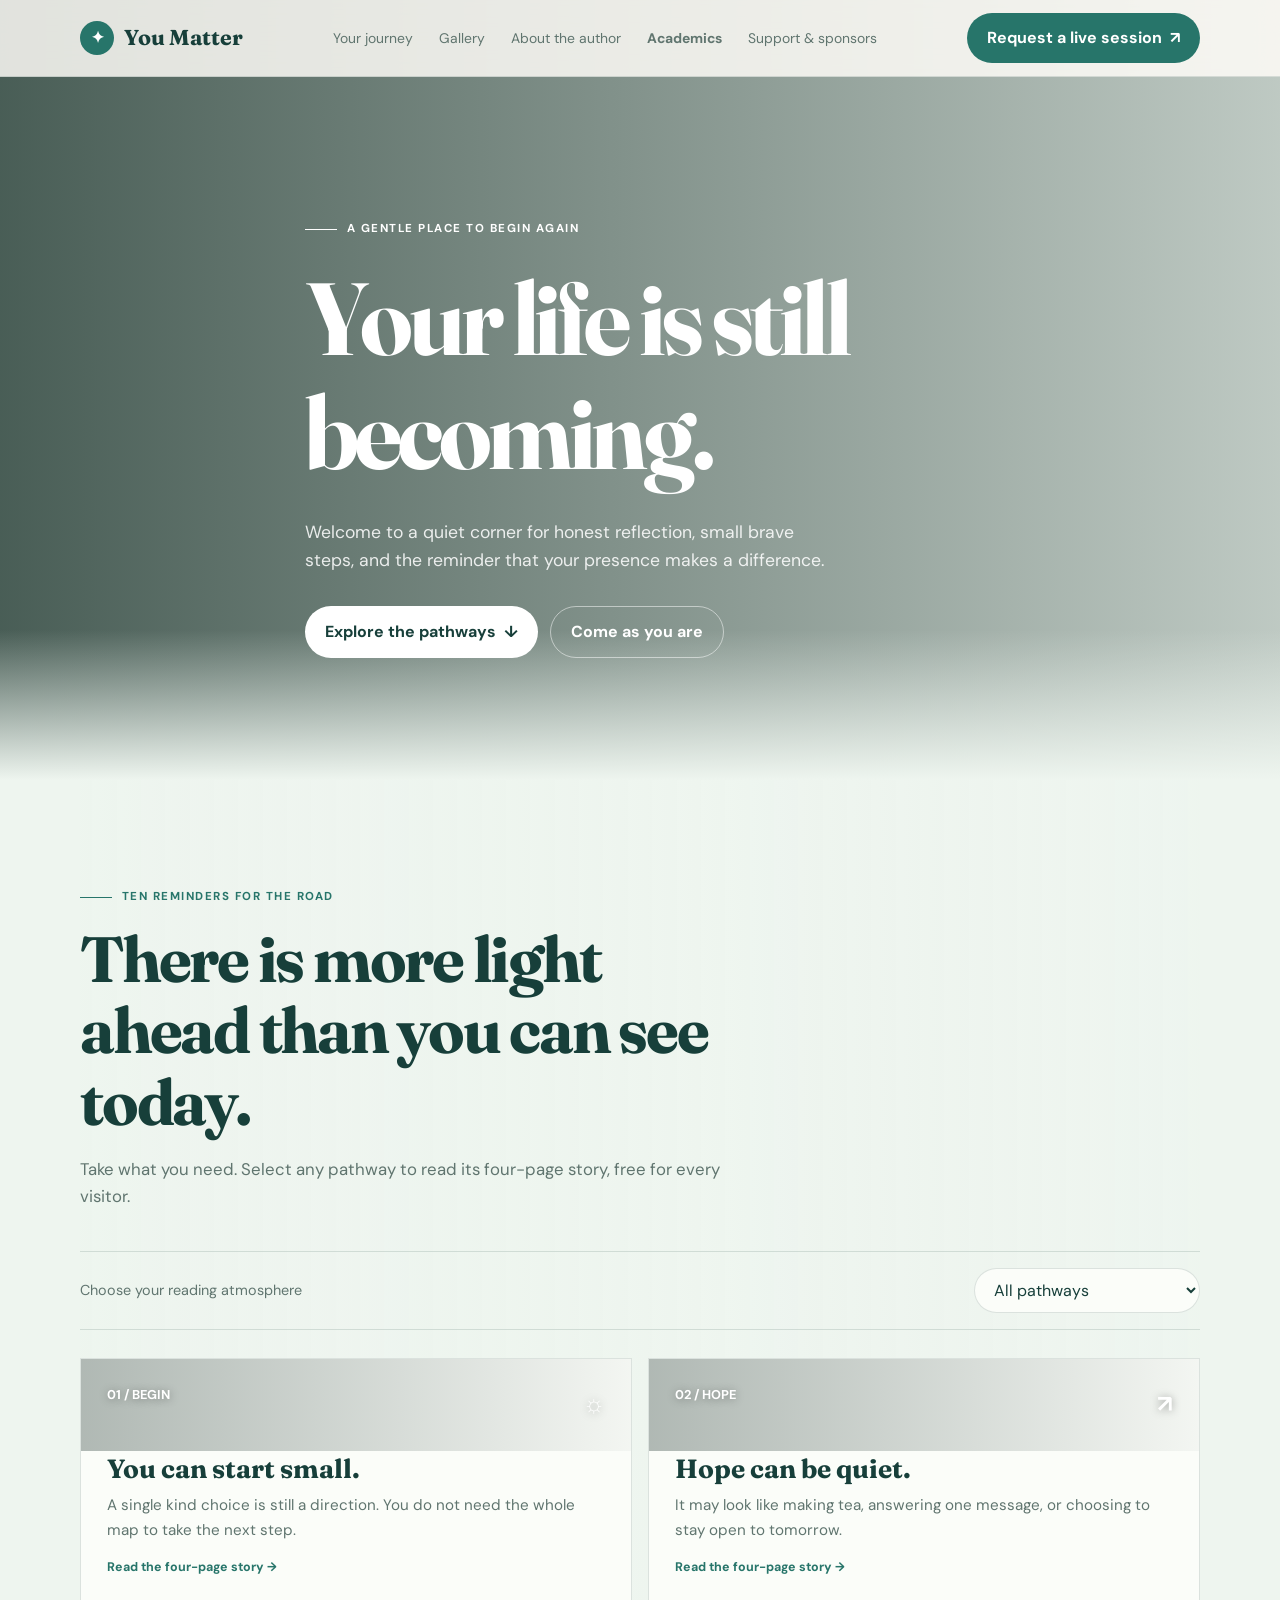
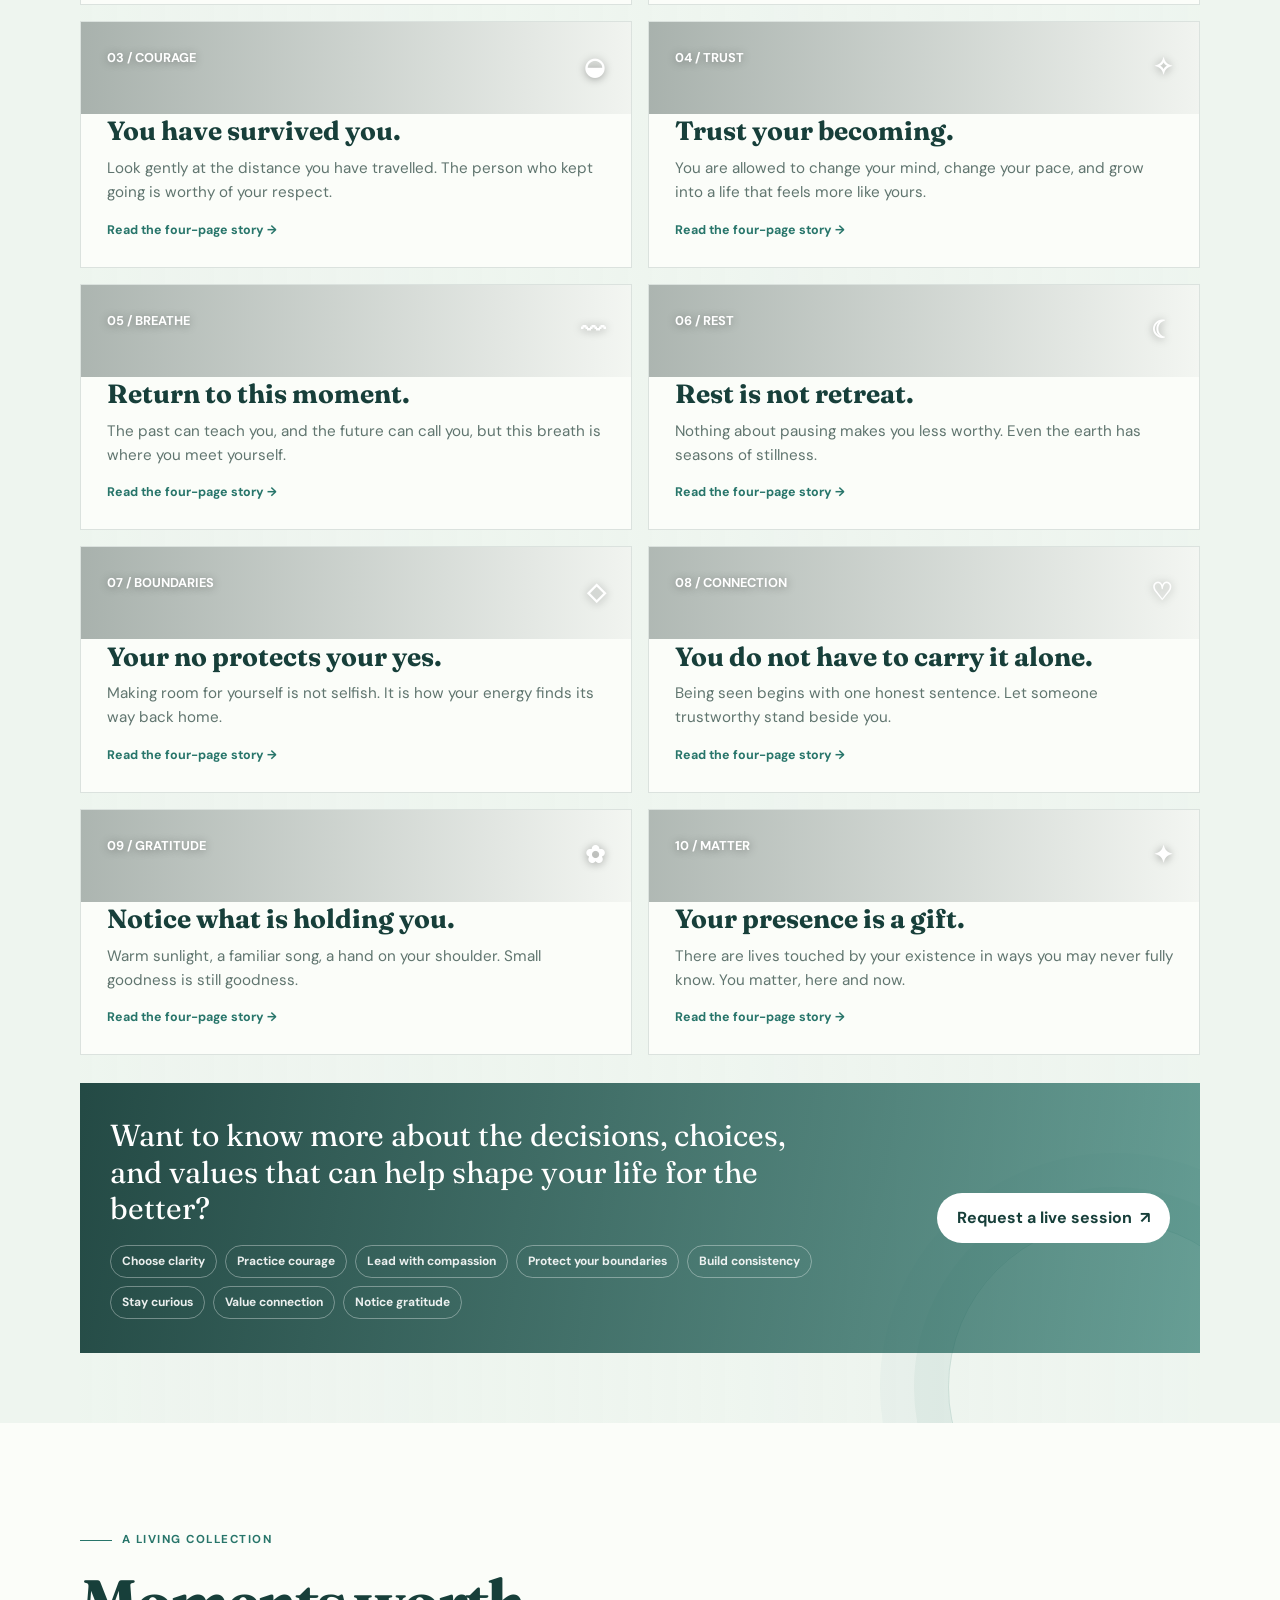
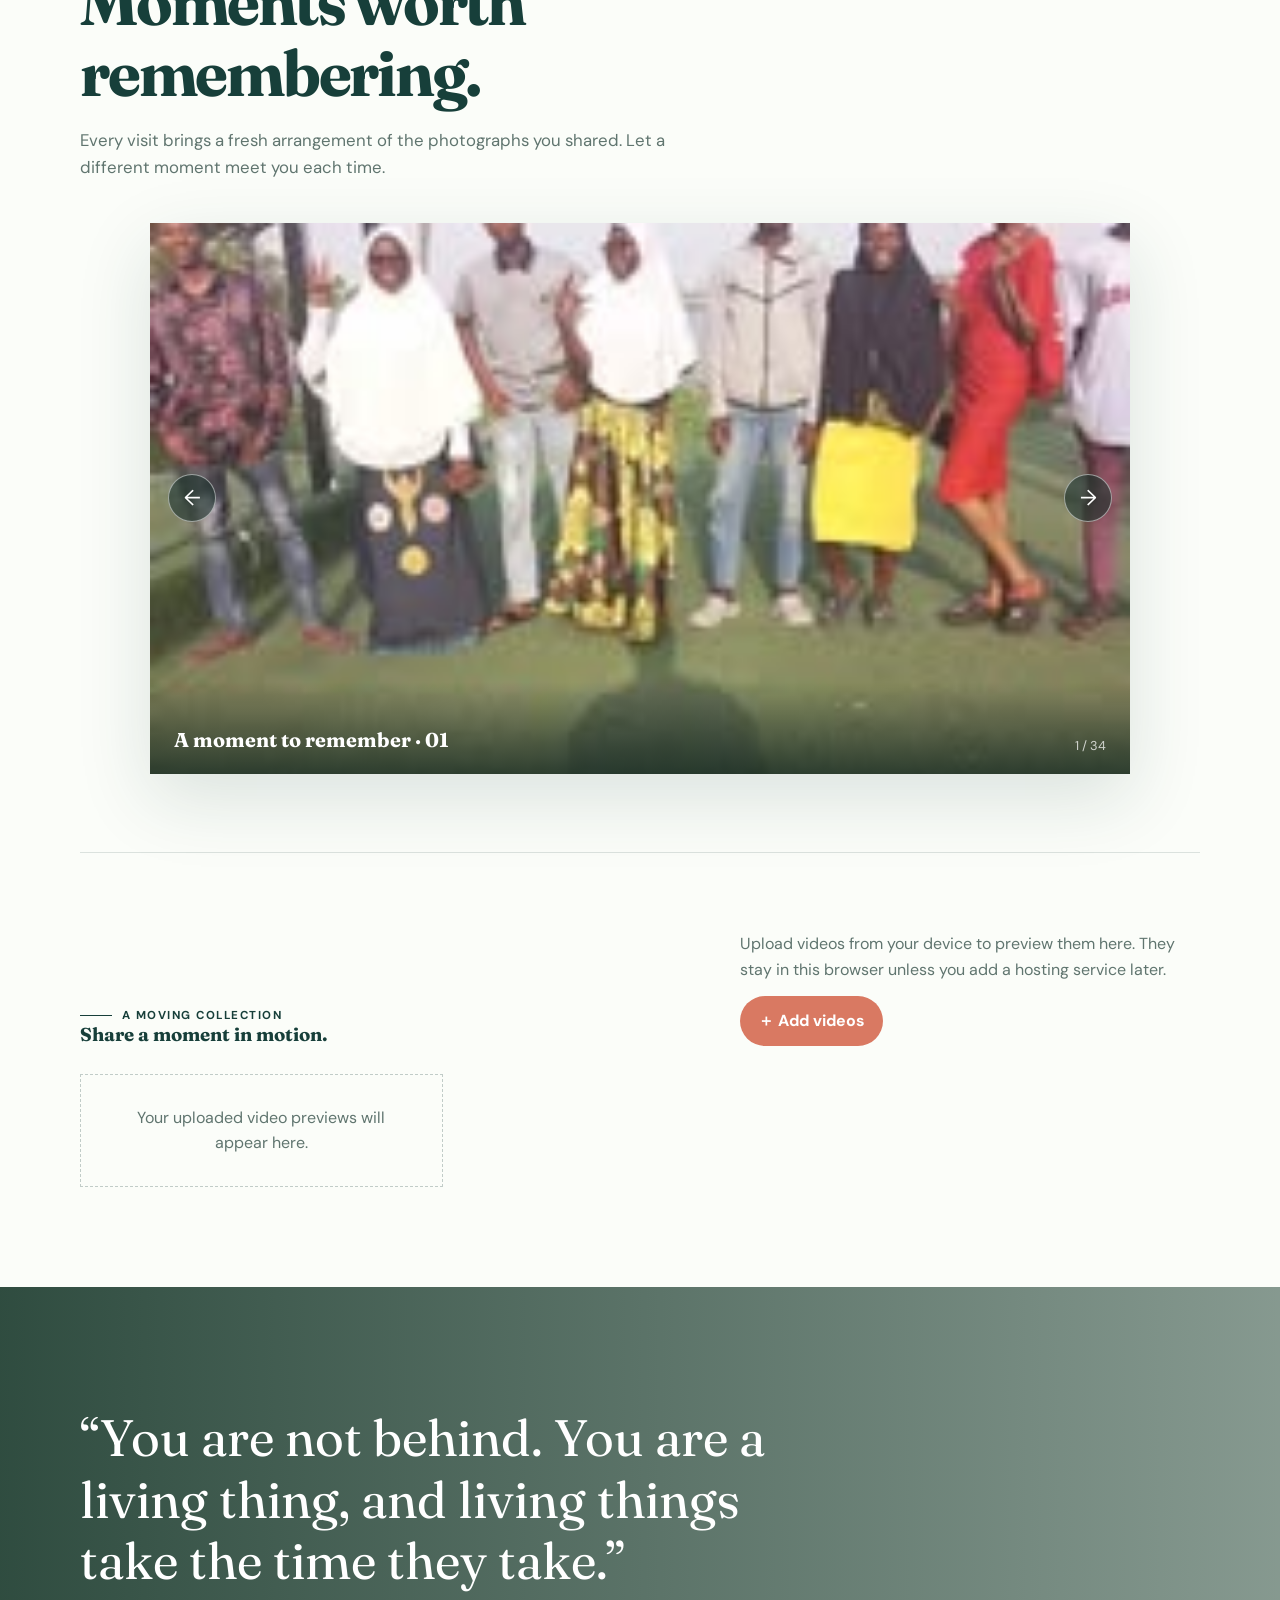
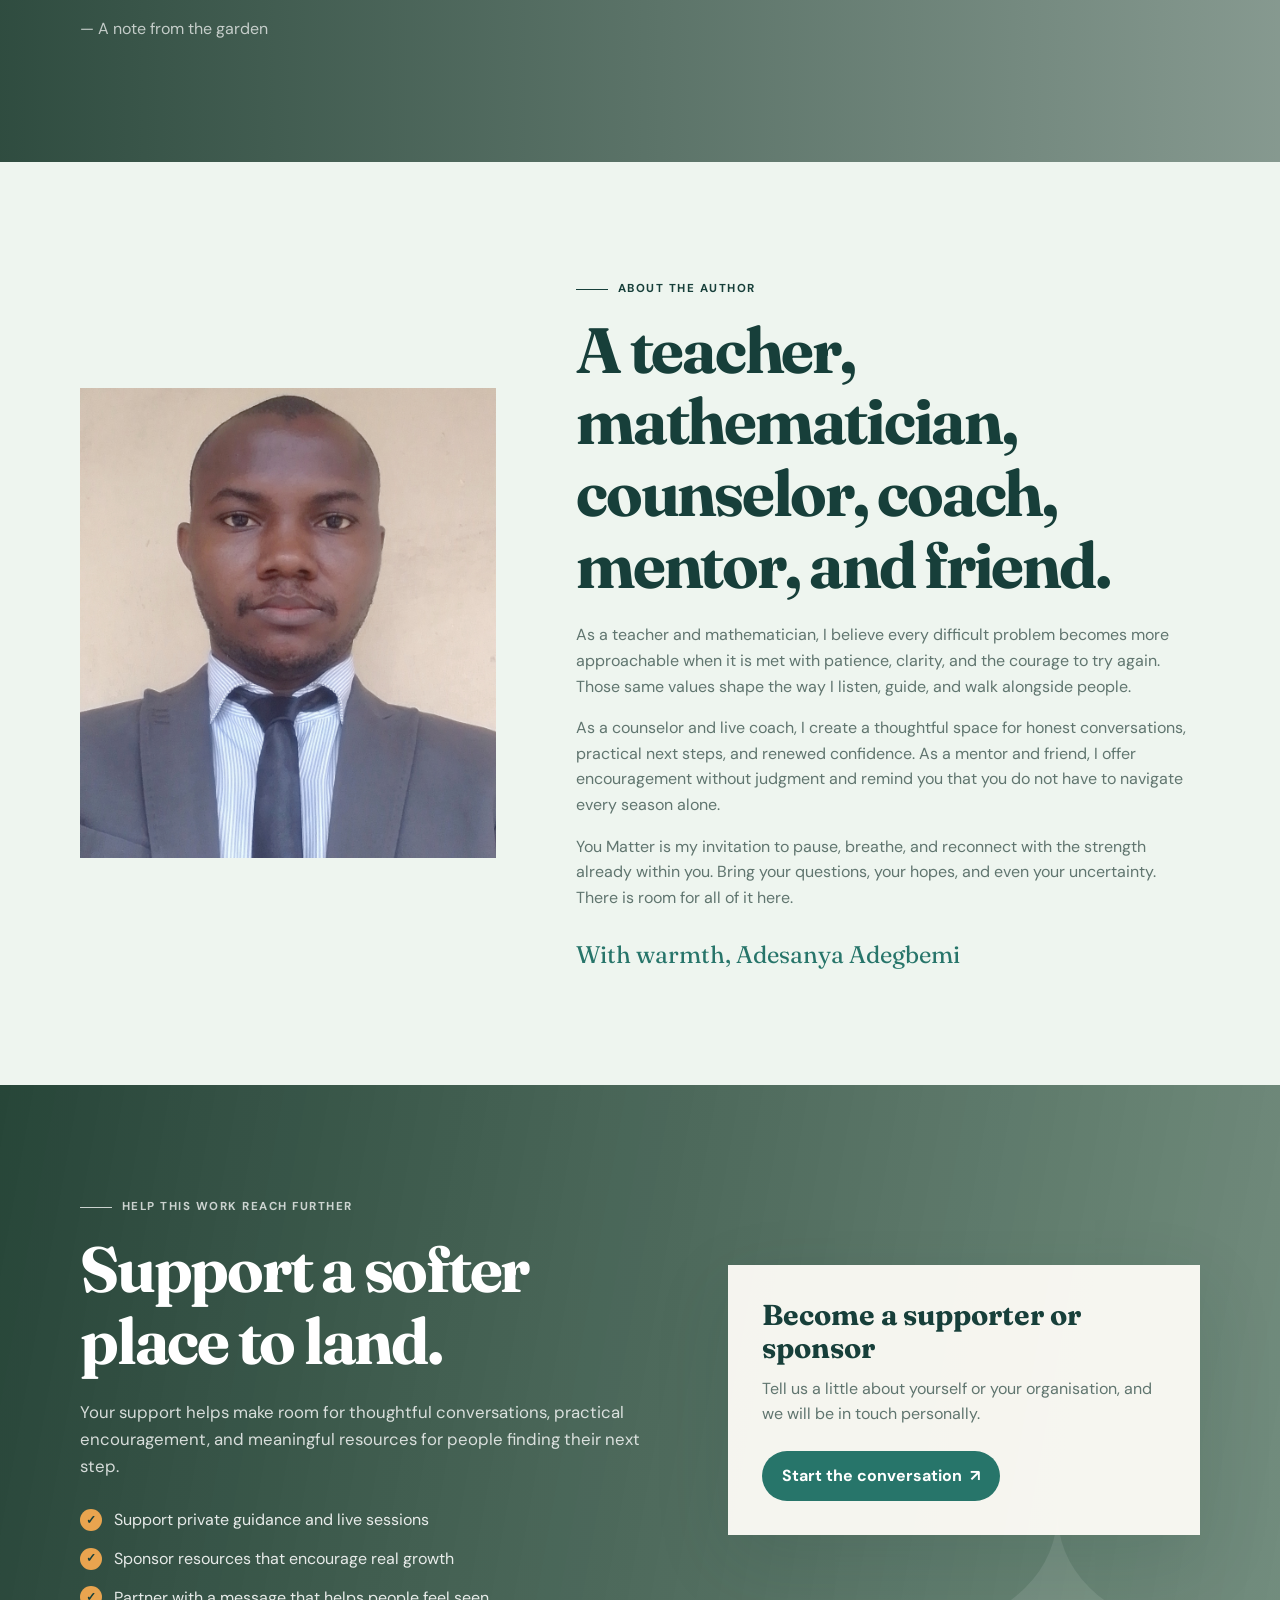
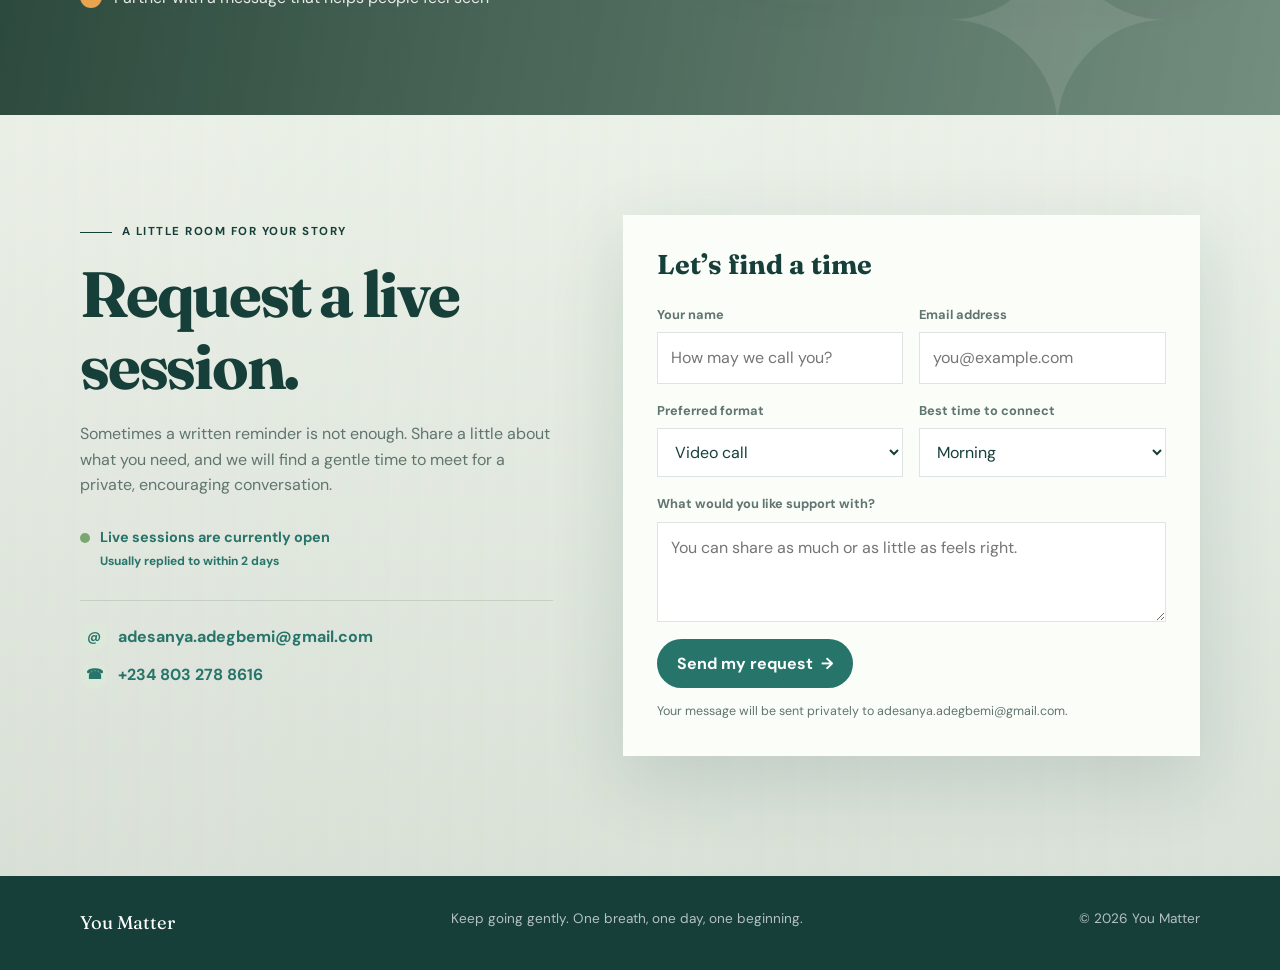
<file: index.html>
<!DOCTYPE html>
<html lang="en">
<head>
    <meta charset="UTF-8">
    <meta name="viewport" content="width=device-width, initial-scale=1.0">
    <meta name="description" content="You Matter is a quiet place for hope, reflection, and meaningful connection.">
    <title>You Matter | A place to breathe and begin again</title>
    <link rel="preconnect" href="https://fonts.googleapis.com">
    <link rel="preconnect" href="https://fonts.gstatic.com" crossorigin>
    <link href="https://fonts.googleapis.com/css2?family=DM+Sans:wght@400;500;600;700&family=Fraunces:opsz,wght@9..144,500;9..144,600;9..144,700&display=swap" rel="stylesheet">
    <style>
        :root {
            --ink: #173f3a;
            --muted: #60756f;
            --moss: #27756a;
            --leaf: #84b7a0;
            --cream: #eef5ef;
            --paper: #fbfdf9;
            --sun: #e9a44f;
            --coral: #d97962;
            --line: rgba(23, 63, 58, .14);
            --shadow: 0 24px 70px rgba(23, 63, 58, .14);
        }

        * { box-sizing: border-box; }
        html { scroll-behavior: smooth; }
        body {
            margin: 0;
            color: var(--ink);
            background: var(--cream);
            font-family: 'DM Sans', sans-serif;
            line-height: 1.6;
        }
        a { color: inherit; text-decoration: none; }
        button, input, select, textarea { font: inherit; }
        button { cursor: pointer; }
        .container { width: min(1120px, calc(100% - 40px)); margin: 0 auto; }
        .site-header {
            position: fixed; z-index: 10; top: 0; width: 100%;
            background: rgba(255, 253, 248, .84); border-bottom: 1px solid var(--line);
            backdrop-filter: blur(16px);
        }
        .nav { min-height: 76px; display: flex; align-items: center; justify-content: space-between; gap: 30px; }
        .brand { display: flex; align-items: center; gap: 10px; font-family: 'Fraunces', serif; font-size: 1.35rem; font-weight: 700; }
        .brand-mark { display: grid; place-items: center; width: 34px; height: 34px; color: #fff; border-radius: 50%; background: var(--moss); font-size: 1rem; }
        .nav-links { display: flex; align-items: center; gap: 26px; font-size: .87rem; color: var(--muted); }
        .nav-links a:hover { color: var(--ink); }
        .nav-academics { font-weight: 700; }
        .nav-cta, .button { display: inline-flex; align-items: center; justify-content: center; gap: 8px; border: 0; border-radius: 100px; padding: 12px 20px; background: var(--moss); color: #fff; font-weight: 700; transition: transform .2s, background .2s; }
        .nav-cta:hover, .button:hover { transform: translateY(-2px); background: #2f4d3b; }
        .button.light { background: #fff; color: var(--ink); }
        .button.outline { background: transparent; border: 1px solid var(--line); color: var(--ink); }

        .hero { min-height: 780px; display: flex; align-items: center; position: relative; overflow: hidden; background: linear-gradient(90deg, rgba(21, 46, 38, .76), rgba(21, 46, 38, .22)), url('https://images.unsplash.com/photo-1500534623283-312aade485b7?auto=format&fit=crop&w=2200&q=85') center/cover; color: #fff; }
        .hero::after { content: ''; position: absolute; inset: auto 0 0; height: 150px; background: linear-gradient(transparent, var(--cream)); }
        .hero-content { position: relative; z-index: 1; width: min(670px, 100%); padding-top: 90px; animation: rise .8s ease both; }
        .eyebrow { display: inline-flex; align-items: center; gap: 10px; letter-spacing: .13em; text-transform: uppercase; font-size: .72rem; font-weight: 700; }
        .eyebrow::before { content: ''; width: 32px; height: 1px; background: currentColor; }
        h1, h2, h3 { margin: 0; font-family: 'Fraunces', serif; line-height: 1.12; }
        h1 { max-width: 650px; margin-top: 22px; font-size: clamp(3.5rem, 8vw, 6.6rem); letter-spacing: -.04em; }
        .hero p { max-width: 520px; margin: 28px 0 32px; color: rgba(255,255,255,.86); font-size: 1.1rem; }
        .hero-actions { display: flex; flex-wrap: wrap; gap: 12px; }

        .intro { position: relative; overflow: hidden; padding: 100px 0 70px; background: linear-gradient(90deg, rgba(238,245,239,.96), rgba(238,245,239,.78)), url('https://images.unsplash.com/photo-1448375240586-882707db888b?auto=format&fit=crop&w=2200&q=85') center/cover; }
        .intro::after { content: ''; position: absolute; right: -80px; bottom: -130px; width: 330px; height: 330px; border: 1px solid rgba(39,117,106,.18); border-radius: 50%; box-shadow: 0 0 0 34px rgba(39,117,106,.05), 0 0 0 68px rgba(39,117,106,.035); pointer-events: none; }
        .intro > * { position: relative; z-index: 1; }
        .section-heading { max-width: 650px; margin-bottom: 42px; }
        .section-heading .eyebrow { color: var(--moss); margin-bottom: 16px; }
        h2 { font-size: clamp(2.3rem, 5vw, 4rem); letter-spacing: -.035em; }
        .section-heading p { margin: 18px 0 0; color: var(--muted); font-size: 1.05rem; }
        .theme-bar { display: flex; align-items: center; justify-content: space-between; gap: 20px; border-top: 1px solid var(--line); border-bottom: 1px solid var(--line); padding: 16px 0; margin-bottom: 28px; }
        .theme-bar label { color: var(--muted); font-size: .9rem; }
        select { border: 1px solid var(--line); border-radius: 100px; padding: 10px 36px 10px 15px; color: var(--ink); background: var(--paper); }
        .paths { display: grid; grid-template-columns: repeat(2, 1fr); gap: 16px; }
        .path-card { min-height: 235px; display: flex; flex-direction: column; justify-content: space-between; position: relative; overflow: hidden; padding: 26px; border: 1px solid var(--line); background: var(--paper); cursor: pointer; transition: transform .25s, box-shadow .25s; }
        .path-card::after { content: 'Read the four-page story →'; align-self: flex-start; margin-top: 16px; color: var(--moss); font-size: .78rem; font-weight: 700; }
        .path-card::before { content: ''; position: absolute; inset: 0 0 auto; height: 92px; background-position: center; background-size: cover; opacity: .9; }
        .path-card[data-theme="hope"]::before { background-image: linear-gradient(90deg, rgba(32,53,47,.38), rgba(32,53,47,.04)), url('https://images.unsplash.com/photo-1470770841072-f978cf4d019e?auto=format&fit=crop&w=900&q=80'); }
        .path-card[data-theme="strength"]::before { background-image: linear-gradient(90deg, rgba(32,53,47,.42), rgba(32,53,47,.05)), url('https://images.unsplash.com/photo-1464822759023-fed622ff2c3b?auto=format&fit=crop&w=900&q=80'); }
        .path-card[data-theme="peace"]::before { background-image: linear-gradient(90deg, rgba(32,53,47,.4), rgba(32,53,47,.04)), url('https://images.unsplash.com/photo-1500534623283-312aade485b7?auto=format&fit=crop&w=900&q=80'); }
        .path-card:hover { transform: translateY(-5px); box-shadow: var(--shadow); }
        .path-top, .path-card > div:last-child { position: relative; z-index: 1; }
        .path-top { display: flex; justify-content: space-between; color: #fff; font-size: .8rem; font-weight: 700; text-shadow: 0 1px 8px rgba(0,0,0,.35); }
        .path-card h3 { margin: 30px 0 10px; font-size: 1.65rem; }
        .path-card p { margin: 0; color: var(--muted); font-size: .95rem; }
        .path-icon { font-size: 1.5rem; }
        .paths-cta { position: relative; overflow: hidden; display: grid; grid-template-columns: 1fr auto; gap: 28px; align-items: center; margin-top: 28px; padding: 34px 30px; color: #fff; background: linear-gradient(100deg, rgba(23,63,58,.94), rgba(39,117,106,.68)), url('https://images.unsplash.com/photo-1464822759023-fed622ff2c3b?auto=format&fit=crop&w=1500&q=85') center/cover; }
        .paths-cta > * { position: relative; z-index: 1; }
        .paths-cta p { max-width: 680px; margin: 0; font-family: 'Fraunces', serif; font-size: clamp(1.3rem, 2.5vw, 1.9rem); line-height: 1.2; }
        .paths-cta .button { flex-shrink: 0; }
        .values { display: flex; flex-wrap: wrap; gap: 8px; max-width: 720px; margin-top: 18px; }
        .values span { padding: 6px 11px; border: 1px solid rgba(255,255,255,.35); border-radius: 100px; color: rgba(255,255,255,.9); font-size: .75rem; font-weight: 700; }

        body.story-open { overflow: hidden; }
        .story-window { position: fixed; z-index: 40; inset: 0; display: none; align-items: center; justify-content: center; padding: 24px; background: rgba(15,35,30,.82); backdrop-filter: blur(10px); }
        .story-window.open { display: flex; }
        .story-card { position: relative; width: min(780px, 100%); max-height: min(760px, 92vh); overflow: auto; padding: 58px clamp(26px, 6vw, 72px) 32px; background: var(--paper); box-shadow: 0 30px 90px rgba(0,0,0,.3); }
        .story-close { position: absolute; top: 16px; right: 16px; display: grid; place-items: center; width: 40px; height: 40px; border: 1px solid var(--line); border-radius: 50%; color: var(--ink); background: transparent; font-size: 1.3rem; }
        .story-close:hover { color: #fff; background: var(--moss); }
        .story-theme { color: var(--moss); letter-spacing: .13em; text-transform: uppercase; font-size: .72rem; font-weight: 700; }
        .story-card h2 { max-width: 600px; margin: 14px 0 20px; font-size: clamp(2.2rem, 5vw, 4rem); }
        .story-page { min-height: 220px; color: var(--muted); font-size: 1.08rem; }
        .story-footer { display: flex; align-items: center; justify-content: space-between; gap: 18px; padding-top: 24px; border-top: 1px solid var(--line); }
        .story-progress { color: var(--muted); font-size: .82rem; font-weight: 700; }
        .story-actions { display: flex; gap: 10px; }
        .story-actions button { border: 1px solid var(--line); border-radius: 100px; padding: 10px 16px; color: var(--ink); background: transparent; font-weight: 700; }
        .story-actions button:hover:not(:disabled) { color: #fff; background: var(--moss); }
        .story-actions button:disabled { cursor: not-allowed; opacity: .4; }

        .support-section { position: relative; overflow: hidden; padding: 105px 0; color: #fff; background: linear-gradient(100deg, rgba(31, 62, 49, .96), rgba(68, 102, 83, .72)), url('https://images.unsplash.com/photo-1511497584788-876760111969?auto=format&fit=crop&w=2200&q=85') center/cover; }
        .support-section::after { content: '✦'; position: absolute; right: 8%; bottom: -50px; color: rgba(255,255,255,.1); font-family: 'Fraunces', serif; font-size: 18rem; line-height: 1; }
        .support-content { position: relative; z-index: 1; display: grid; grid-template-columns: 1.1fr .9fr; gap: 70px; align-items: center; }
        .support-copy .eyebrow { color: rgba(255,255,255,.75); }
        .support-copy h2 { max-width: 650px; margin: 17px 0 22px; }
        .support-copy p { max-width: 600px; margin: 0; color: rgba(255,255,255,.8); font-size: 1.05rem; }
        .support-points { display: grid; gap: 13px; margin: 28px 0 0; padding: 0; list-style: none; color: rgba(255,255,255,.88); }
        .support-points li { display: flex; gap: 12px; align-items: center; }
        .support-points li::before { content: '✓'; display: grid; place-items: center; width: 22px; height: 22px; border-radius: 50%; color: var(--ink); background: var(--sun); font-size: .75rem; font-weight: 700; }
        .support-panel { padding: 34px; color: var(--ink); background: rgba(255,253,248,.94); box-shadow: var(--shadow); }
        .support-panel h3 { margin-bottom: 12px; font-size: 1.8rem; }
        .support-panel p { margin: 0 0 24px; color: var(--muted); }

        .quote-band { position: relative; overflow: hidden; padding: 120px 0; color: #fff; background: linear-gradient(90deg, rgba(31, 62, 49, .92), rgba(31, 62, 49, .5)), url('https://images.unsplash.com/photo-1448375240586-882707db888b?auto=format&fit=crop&w=2000&q=85') center/cover; }
        .quote-band blockquote { max-width: 750px; margin: 0; font-family: 'Fraunces', serif; font-size: clamp(2rem, 4vw, 3.4rem); line-height: 1.2; }
        .quote-band cite { display: block; margin-top: 25px; color: rgba(255,255,255,.7); font-style: normal; }

        .gallery-section { padding: 100px 0; background: var(--paper); }
        .gallery-viewer { position: relative; overflow: hidden; aspect-ratio: 16 / 9; max-width: 980px; margin: 0 auto; background: var(--ink); box-shadow: var(--shadow); }
        .gallery-viewer button { position: absolute; z-index: 1; top: 50%; display: grid; place-items: center; width: 48px; height: 48px; border: 1px solid rgba(255,255,255,.5); border-radius: 50%; color: #fff; background: rgba(32,53,47,.62); font-size: 1.35rem; transform: translateY(-50%); transition: background .2s, transform .2s; }
        .gallery-viewer button:hover { background: var(--moss); transform: translateY(-50%) scale(1.06); }
        .gallery-viewer .gallery-prev { left: 18px; }
        .gallery-viewer .gallery-next { right: 18px; }
        .gallery-slide { width: 100%; height: 100%; margin: 0; aspect-ratio: 16 / 9; }
        .gallery-slide img { width: 100%; height: 100%; display: block; object-fit: cover; object-position: center; cursor: pointer; }
        .gallery-caption { position: absolute; right: 0; bottom: 0; left: 0; display: flex; justify-content: space-between; gap: 15px; padding: 42px 24px 18px; color: #fff; background: linear-gradient(transparent, rgba(24,44,35,.8)); pointer-events: none; }
        .gallery-caption strong { font-family: 'Fraunces', serif; font-size: 1.25rem; }
        .gallery-caption span { align-self: end; color: rgba(255,255,255,.75); font-size: .8rem; }
        .video-gallery { margin-top: 78px; padding-top: 78px; border-top: 1px solid var(--line); }
        .video-gallery-heading { display: flex; justify-content: space-between; gap: 24px; align-items: end; margin-bottom: 28px; }
        .video-gallery-heading p { max-width: 460px; margin: 0; color: var(--muted); }
        .video-gallery-heading > div:last-child { display: grid; justify-items: start; gap: 14px; }
        .upload-label { display: inline-flex; align-items: center; gap: 8px; border-radius: 100px; padding: 12px 18px; color: #fff; background: var(--coral); font-weight: 700; cursor: pointer; transition: transform .2s, background .2s; }
        .upload-label:hover { transform: translateY(-2px); background: #be604f; }
        .video-upload { display: none; }
        .video-grid { display: grid; grid-template-columns: repeat(3, 1fr); gap: 16px; }
        .video-card { overflow: hidden; min-width: 0; border: 1px solid var(--line); background: var(--cream); }
        .video-card video { display: block; width: 100%; aspect-ratio: 16 / 9; object-fit: cover; background: var(--ink); }
        .video-card p { margin: 0; padding: 12px 14px; color: var(--muted); font-size: .82rem; white-space: nowrap; overflow: hidden; text-overflow: ellipsis; }
        .video-empty { padding: 30px; border: 1px dashed rgba(23,63,58,.25); color: var(--muted); text-align: center; }

        .about { display: grid; grid-template-columns: .8fr 1.2fr; gap: 80px; align-items: center; padding: 110px 0; }
        .author-photo { min-height: 470px; background: url('20250915_070503.jpg') center/cover; }
        .about h2 { margin: 15px 0 22px; }
        .about p { color: var(--muted); }
        .signature { margin-top: 26px; font-family: 'Fraunces', serif; font-size: 1.5rem; color: var(--moss); }
        .contact-details { display: grid; gap: 10px; margin-top: 28px; padding-top: 22px; border-top: 1px solid var(--line); }
        .contact-details a { display: inline-flex; align-items: center; gap: 10px; width: fit-content; color: var(--moss); font-weight: 700; }
        .contact-details a:hover { color: var(--ink); }
        .contact-icon { display: grid; place-items: center; width: 28px; height: 28px; border-radius: 50%; background: #dce8da; font-size: .85rem; }

        .live-section { position: relative; overflow: hidden; padding: 100px 0 120px; background: linear-gradient(90deg, rgba(232,238,228,.94), rgba(232,238,228,.78)), url('https://images.unsplash.com/photo-1500534623283-312aade485b7?auto=format&fit=crop&w=2200&q=85') center/cover; }
        .live-section::before { content: ''; position: absolute; inset: 0; background: linear-gradient(180deg, rgba(255,255,255,.08), rgba(32,53,47,.08)); pointer-events: none; }
        .live-section > .container { position: relative; z-index: 1; }
        .live-grid { display: grid; grid-template-columns: .9fr 1.1fr; gap: 70px; align-items: start; }
        .live-intro h2 { margin: 16px 0 20px; }
        .live-intro p { color: var(--muted); }
        .availability { display: flex; gap: 10px; margin-top: 28px; color: var(--moss); font-weight: 700; font-size: .9rem; }
        .availability span { width: 10px; height: 10px; margin-top: 7px; border-radius: 50%; background: #79a76f; }
        .form-card { padding: 34px; background: var(--paper); box-shadow: var(--shadow); }
        .form-card h3 { font-size: 1.7rem; margin-bottom: 25px; }
        .form-row { display: grid; grid-template-columns: 1fr 1fr; gap: 16px; }
        .field { display: flex; flex-direction: column; gap: 7px; margin-bottom: 17px; }
        .field label { font-size: .8rem; font-weight: 700; color: var(--muted); }
        .field input, .field select, .field textarea { width: 100%; border: 1px solid var(--line); border-radius: 0; padding: 12px 13px; outline: 0; color: var(--ink); background: #fff; }
        .field textarea { min-height: 100px; resize: vertical; }
        .field input:focus, .field select:focus, .field textarea:focus { border-color: var(--moss); box-shadow: 0 0 0 3px rgba(68,102,83,.12); }
        .form-note { margin: 14px 0 0; color: var(--muted); font-size: .78rem; }
        .success { display: none; margin-top: 18px; padding: 14px; color: #315e3a; background: #e1f0dc; font-size: .9rem; }
        .success.show { display: block; }
        footer { padding: 32px 0; background: var(--ink); color: rgba(255,255,255,.68); font-size: .85rem; }
        .footer-inner { display: flex; justify-content: space-between; gap: 20px; }
        .footer-brand { color: #fff; font-family: 'Fraunces', serif; font-size: 1.15rem; }

        @keyframes rise { from { opacity: 0; transform: translateY(20px); } to { opacity: 1; transform: translateY(0); } }
        @media (max-width: 760px) {
            .container { width: min(100% - 28px, 560px); }
            .nav { min-height: 66px; }
            .nav-links { display: flex; margin-left: auto; }
            .nav-links a:not(.nav-academics), .nav-cta { display: none; }
            .nav-academics { padding: 9px 14px; border-radius: 100px; color: #fff; background: var(--moss); }
            .hero { min-height: 700px; }
            .hero-content { padding-top: 80px; }
            .paths, .about, .live-grid { grid-template-columns: 1fr; }
            .paths { gap: 12px; }
            .path-card { min-height: 190px; }
            .paths-cta { grid-template-columns: 1fr; align-items: flex-start; padding: 24px; }
            .support-content { grid-template-columns: 1fr; gap: 36px; }
            .support-section { padding: 80px 0; }
            .about { gap: 36px; padding: 80px 0; }
            .author-photo { min-height: 330px; }
            .quote-band { padding: 80px 0; }
            .gallery-viewer { aspect-ratio: 4 / 3; }
            .gallery-viewer button { width: 40px; height: 40px; }
            .gallery-viewer .gallery-prev { left: 10px; }
            .gallery-viewer .gallery-next { right: 10px; }
            .gallery-caption { padding: 36px 15px 12px; }
            .video-gallery-heading { align-items: flex-start; flex-direction: column; }
            .video-grid { grid-template-columns: 1fr; }
            .story-window { padding: 14px; }
            .story-card { padding: 54px 22px 24px; }
            .story-page { min-height: 260px; font-size: 1rem; }
            .story-footer { align-items: flex-start; flex-direction: column; }
            .form-row { grid-template-columns: 1fr; gap: 0; }
            .theme-bar { align-items: flex-start; flex-direction: column; }
            .footer-inner { flex-direction: column; }
        }
    </style>
</head>
<body>
    <header class="site-header">
        <nav class="nav container" aria-label="Main navigation">
            <a class="brand" href="#home"><span class="brand-mark">✦</span> You Matter</a>
            <div class="nav-links">
                <a href="#paths">Your journey</a>
                <a href="#gallery">Gallery</a>
                <a href="#about">About the author</a>
                <a class="nav-academics" href="Mathematics%20and%20Science%20Quiz/index.html">Academics</a>
                <a href="support.html">Support & sponsors</a>
            </div>
            <a class="nav-cta" href="#live">Request a live session <span aria-hidden="true">↗</span></a>
        </nav>
    </header>

    <main>
        <section class="hero" id="home">
            <div class="container hero-content">
                <span class="eyebrow">A gentle place to begin again</span>
                <h1>Your life is still becoming.</h1>
                <p>Welcome to a quiet corner for honest reflection, small brave steps, and the reminder that your presence makes a difference.</p>
                <div class="hero-actions"><a class="button light" href="#paths">Explore the pathways <span aria-hidden="true">↓</span></a><a class="button outline" href="#live" style="color:#fff;border-color:rgba(255,255,255,.5)">Come as you are</a></div>
            </div>
        </section>

        <section class="intro container" id="paths">
            <div class="section-heading">
                <span class="eyebrow">Ten reminders for the road</span>
                <h2>There is more light ahead than you can see today.</h2>
                <p>Take what you need. Select any pathway to read its four-page story, free for every visitor.</p>
            </div>
            <div class="theme-bar"><label for="theme-select">Choose your reading atmosphere</label><select id="theme-select"><option value="all">All pathways</option><option value="hope">Hope & beginnings</option><option value="strength">Strength & self-trust</option><option value="peace">Peace & presence</option></select></div>
            <div class="paths">
                <article class="path-card" data-theme="hope"><div class="path-top"><span>01 / BEGIN</span><span class="path-icon">☼</span></div><div><h3>You can start small.</h3><p>A single kind choice is still a direction. You do not need the whole map to take the next step.</p></div></article>
                <article class="path-card" data-theme="hope"><div class="path-top"><span>02 / HOPE</span><span class="path-icon">↗</span></div><div><h3>Hope can be quiet.</h3><p>It may look like making tea, answering one message, or choosing to stay open to tomorrow.</p></div></article>
                <article class="path-card" data-theme="strength"><div class="path-top"><span>03 / COURAGE</span><span class="path-icon">◒</span></div><div><h3>You have survived you.</h3><p>Look gently at the distance you have travelled. The person who kept going is worthy of your respect.</p></div></article>
                <article class="path-card" data-theme="strength"><div class="path-top"><span>04 / TRUST</span><span class="path-icon">✧</span></div><div><h3>Trust your becoming.</h3><p>You are allowed to change your mind, change your pace, and grow into a life that feels more like yours.</p></div></article>
                <article class="path-card" data-theme="peace"><div class="path-top"><span>05 / BREATHE</span><span class="path-icon">〰</span></div><div><h3>Return to this moment.</h3><p>The past can teach you, and the future can call you, but this breath is where you meet yourself.</p></div></article>
                <article class="path-card" data-theme="peace"><div class="path-top"><span>06 / REST</span><span class="path-icon">☾</span></div><div><h3>Rest is not retreat.</h3><p>Nothing about pausing makes you less worthy. Even the earth has seasons of stillness.</p></div></article>
                <article class="path-card" data-theme="strength"><div class="path-top"><span>07 / BOUNDARIES</span><span class="path-icon">◇</span></div><div><h3>Your no protects your yes.</h3><p>Making room for yourself is not selfish. It is how your energy finds its way back home.</p></div></article>
                <article class="path-card" data-theme="hope"><div class="path-top"><span>08 / CONNECTION</span><span class="path-icon">♡</span></div><div><h3>You do not have to carry it alone.</h3><p>Being seen begins with one honest sentence. Let someone trustworthy stand beside you.</p></div></article>
                <article class="path-card" data-theme="peace"><div class="path-top"><span>09 / GRATITUDE</span><span class="path-icon">✿</span></div><div><h3>Notice what is holding you.</h3><p>Warm sunlight, a familiar song, a hand on your shoulder. Small goodness is still goodness.</p></div></article>
                <article class="path-card" data-theme="hope"><div class="path-top"><span>10 / MATTER</span><span class="path-icon">✦</span></div><div><h3>Your presence is a gift.</h3><p>There are lives touched by your existence in ways you may never fully know. You matter, here and now.</p></div></article>
            </div>
            <div class="paths-cta"><div><p>Want to know more about the decisions, choices, and values that can help shape your life for the better?</p><div class="values" aria-label="Values and choices for a better life"><span>Choose clarity</span><span>Practice courage</span><span>Lead with compassion</span><span>Protect your boundaries</span><span>Build consistency</span><span>Stay curious</span><span>Value connection</span><span>Notice gratitude</span></div></div><a class="button light" href="#live">Request a live session <span aria-hidden="true">↗</span></a></div>
        </section>

        <div class="story-window" id="story-window" aria-hidden="true" role="dialog" aria-modal="true" aria-labelledby="story-title">
            <article class="story-card">
                <button class="story-close" id="story-close" type="button" aria-label="Close story">×</button>
                <div class="story-theme" id="story-theme"></div>
                <h2 id="story-title"></h2>
                <div class="story-page" id="story-page"></div>
                <div class="story-footer">
                    <span class="story-progress" id="story-progress" aria-live="polite"></span>
                    <div class="story-actions"><button id="story-prev" type="button">← Previous</button><button id="story-next" type="button">Next →</button></div>
                </div>
            </article>
        </div>

        <section class="gallery-section" id="gallery">
            <div class="container">
                <div class="section-heading">
                    <span class="eyebrow">A living collection</span>
                    <h2>Moments worth remembering.</h2>
                    <p>Every visit brings a fresh arrangement of the photographs you shared. Let a different moment meet you each time.</p>
                </div>
                <div class="gallery-viewer" id="gallery-viewer" aria-label="Photo gallery">
                    <button class="gallery-prev" type="button" aria-label="Show previous image">←</button>
                    <figure class="gallery-slide"><img id="gallery-image" src="" alt="You Matter gallery image"></figure>
                    <div class="gallery-caption"><strong id="gallery-caption">A moment to remember</strong><span id="gallery-count">1 / 5</span></div>
                    <button class="gallery-next" type="button" aria-label="Show next image">→</button>
                </div>
                <div class="video-gallery" id="video-gallery">
                    <div class="video-gallery-heading"><div><span class="eyebrow">A moving collection</span><h3>Share a moment in motion.</h3></div><div><p>Upload videos from your device to preview them here. They stay in this browser unless you add a hosting service later.</p><label class="upload-label" for="video-upload">＋ Add videos</label><input class="video-upload" id="video-upload" type="file" accept="video/*" multiple></div></div>
                    <div class="video-grid" id="video-grid"><div class="video-empty" id="video-empty">Your uploaded video previews will appear here.</div></div>
                </div>
            </div>
        </section>

        <section class="quote-band"><div class="container"><blockquote>“You are not behind. You are a living thing, and living things take the time they take.”</blockquote><cite>— A note from the garden</cite></div></section>

        <section class="about container" id="about">
            <div class="author-photo" role="img" aria-label="Portrait of the You Matter author"></div>
            <div><span class="eyebrow">About the author</span><h2>A teacher, mathematician, counselor, coach, mentor, and friend.</h2><p>As a teacher and mathematician, I believe every difficult problem becomes more approachable when it is met with patience, clarity, and the courage to try again. Those same values shape the way I listen, guide, and walk alongside people.</p><p>As a counselor and live coach, I create a thoughtful space for honest conversations, practical next steps, and renewed confidence. As a mentor and friend, I offer encouragement without judgment and remind you that you do not have to navigate every season alone.</p><p>You Matter is my invitation to pause, breathe, and reconnect with the strength already within you. Bring your questions, your hopes, and even your uncertainty. There is room for all of it here.</p><div class="signature">With warmth, Adesanya Adegbemi</div></div>
        </section>

        <section class="support-section" id="support">
            <div class="container support-content">
                <div class="support-copy"><span class="eyebrow">Help this work reach further</span><h2>Support a softer place to land.</h2><p>Your support helps make room for thoughtful conversations, practical encouragement, and meaningful resources for people finding their next step.</p><ul class="support-points"><li>Support private guidance and live sessions</li><li>Sponsor resources that encourage real growth</li><li>Partner with a message that helps people feel seen</li></ul></div>
                <div class="support-panel"><h3>Become a supporter or sponsor</h3><p>Tell us a little about yourself or your organisation, and we will be in touch personally.</p><a class="button" href="support.html">Start the conversation <span aria-hidden="true">↗</span></a></div>
            </div>
        </section>

        <section class="live-section" id="live">
            <div class="container live-grid">
                <div class="live-intro"><span class="eyebrow">A little room for your story</span><h2>Request a live session.</h2><p>Sometimes a written reminder is not enough. Share a little about what you need, and we will find a gentle time to meet for a private, encouraging conversation.</p><div class="availability"><span></span><div>Live sessions are currently open<br><small>Usually replied to within 2 days</small></div></div><div class="contact-details" aria-label="Live session contact details"><a href="mailto:adesanya.adegbemi@gmail.com"><span class="contact-icon" aria-hidden="true">@</span>adesanya.adegbemi@gmail.com</a><a href="tel:+2348032788616"><span class="contact-icon" aria-hidden="true">☎</span>+234 803 278 8616</a></div></div>
                <form class="form-card" id="session-form" action="https://formsubmit.co/ajax/adesanya.adegbemi@gmail.com" method="POST">
                    <input type="hidden" name="_subject" value="New You Matter live-session request">
                    <input type="hidden" name="_captcha" value="false">
                    <input type="hidden" name="_template" value="table">
                    <h3>Let’s find a time</h3>
                    <div class="form-row"><div class="field"><label for="name">Your name</label><input id="name" name="name" type="text" placeholder="How may we call you?" required></div><div class="field"><label for="email">Email address</label><input id="email" name="email" type="email" placeholder="you@example.com" required></div></div>
                    <div class="form-row"><div class="field"><label for="format">Preferred format</label><select id="format" name="format"><option>Video call</option><option>Audio call</option><option>Written check-in</option></select></div><div class="field"><label for="time">Best time to connect</label><select id="time" name="time"><option>Morning</option><option>Afternoon</option><option>Evening</option></select></div></div>
                    <div class="field"><label for="message">What would you like support with?</label><textarea id="message" name="message" placeholder="You can share as much or as little as feels right."></textarea></div>
                    <button class="button" type="submit">Send my request <span aria-hidden="true">→</span></button><p class="form-note">Your message will be sent privately to adesanya.adegbemi@gmail.com.</p><div class="success" id="success-message" role="status">Thank you for reaching out. Your request has been sent, and a reply will be sent to your email soon.</div>
                </form>
            </div>
        </section>
    </main>
    <footer><div class="container footer-inner"><span class="footer-brand">You Matter</span><span>Keep going gently. One breath, one day, one beginning.</span><span>© 2026 You Matter</span></div></footer>
    <script src="pathway-stories.js"></script>
    <script>
        const themeSelect = document.querySelector('#theme-select');
        const pathCards = document.querySelectorAll('.path-card');
        themeSelect.addEventListener('change', () => {
            const theme = themeSelect.value;
            pathCards.forEach(card => { card.hidden = theme !== 'all' && card.dataset.theme !== theme; });
        });

        const pathwayStories = window.youMatterPathwayStories;
        const storyWindow = document.querySelector('#story-window');
        const storyTitle = document.querySelector('#story-title');
        const storyTheme = document.querySelector('#story-theme');
        const storyPage = document.querySelector('#story-page');
        const storyProgress = document.querySelector('#story-progress');
        const storyPrevious = document.querySelector('#story-prev');
        const storyNext = document.querySelector('#story-next');
        const storyClose = document.querySelector('#story-close');
        let activeStory = null;
        let storyPageIndex = 0;
        let lastStoryTrigger = null;

        const renderStoryPage = () => {
            storyTitle.textContent = activeStory.title;
            storyTheme.textContent = `${activeStory.theme} pathway`;
            storyPage.textContent = activeStory.pages[storyPageIndex];
            storyProgress.textContent = `Page ${storyPageIndex + 1} of ${activeStory.pages.length}`;
            storyPrevious.disabled = storyPageIndex === 0;
            storyNext.disabled = storyPageIndex === activeStory.pages.length - 1;
        };
        const openStory = (story, trigger) => {
            activeStory = story;
            storyPageIndex = 0;
            lastStoryTrigger = trigger;
            renderStoryPage();
            storyWindow.classList.add('open');
            storyWindow.setAttribute('aria-hidden', 'false');
            document.body.classList.add('story-open');
            storyClose.focus();
        };
        const closeStory = () => {
            storyWindow.classList.remove('open');
            storyWindow.setAttribute('aria-hidden', 'true');
            document.body.classList.remove('story-open');
            if (lastStoryTrigger?.isConnected) lastStoryTrigger.focus();
        };
        pathCards.forEach((card, index) => {
            card.setAttribute('role', 'button');
            card.setAttribute('tabindex', '0');
            card.setAttribute('aria-haspopup', 'dialog');
            card.setAttribute('aria-label', `Read pathway story: ${pathwayStories[index].title}`);
            const activate = () => openStory(pathwayStories[index], card);
            card.addEventListener('click', activate);
            card.addEventListener('keydown', event => {
                if (event.key === 'Enter' || event.key === ' ') {
                    event.preventDefault();
                    activate();
                }
            });
        });
        storyPrevious.addEventListener('click', () => { if (storyPageIndex > 0) { storyPageIndex -= 1; renderStoryPage(); } });
        storyNext.addEventListener('click', () => { if (storyPageIndex < activeStory.pages.length - 1) { storyPageIndex += 1; renderStoryPage(); } });
        storyClose.addEventListener('click', closeStory);
        storyWindow.addEventListener('click', event => { if (event.target === storyWindow) closeStory(); });
        document.addEventListener('keydown', event => {
            if (!storyWindow.classList.contains('open')) return;
            if (event.key === 'Escape') closeStory();
            if (event.key === 'ArrowLeft' && storyPageIndex > 0) { storyPageIndex -= 1; renderStoryPage(); }
            if (event.key === 'ArrowRight' && storyPageIndex < activeStory.pages.length - 1) { storyPageIndex += 1; renderStoryPage(); }
        });

        const galleryImages = [
            '20251222_145605.jpg',
            '20251222_145714.jpg',
            '20251222_145742.jpg',
            '20251222_145803.jpg',
            '20251222_150037.jpg',
            'New folder/119672183_3713734505304624_782488471232849998_n.jpg',
            'New folder/20250702_135608.jpg',
            'New folder/20251015_135524.jpg',
            'New folder/20260118_105245.jpg',
            'New folder/482223021_9872894529388560_3268861719223735398_n.jpg',
            'New folder/482341567_18449894104077189_9206114585399908400_n.jpg',
            'New folder/510121607_24393964223521683_6430517927207668478_n.jpg',
            'New folder/513252538_24448696324715139_7081551167270172136_n.jpg',
            'New folder/513826944_24448696614715110_7284246900594705920_n.jpg',
            'New folder/514326657_24450154434569328_9089355597791629010_n.jpg',
            'New folder/514565390_24490792297172208_7124853209198083438_n.jpg',
            'New folder/515259741_24490792093838895_8370519060890587112_n.jpg',
            'New folder/51543321_2378409202170501_2474976523522670592_n.jpg',
            'New folder/515444242_24511059755145462_5880155016665812923_n.jpg',
            'New folder/515702817_24511059781812126_404205867430389078_n.jpg',
            'New folder/51584484_2378409395503815_2626304370437783552_n.jpg',
            'New folder/515947395_24518811681036936_6086755612314635518_n.jpg',
            'New folder/516191297_24518811564370281_4395396715131234259_n.jpg',
            'New folder/516351510_24518811747703596_5501336566301859677_n.jpg',
            'New folder/516608378_24518811581036946_2524091334612039560_n.jpg',
            'New folder/51668562_2378409058837182_2765396040210186240_n.jpg',
            'New folder/517018679_24518811697703601_3507012649391739732_n.jpg',
            'New folder/517123125_24518811751036929_3316152467966325622_n.jpg',
            'New folder/517181450_24518811621036942_8997928066455699957_n.jpg',
            'New folder/517346435_24511059735145464_1284955449581485394_n.jpg',
            'New folder/51899392_2378408788837209_3869394976802603008_n.jpg',
            'New folder/60796341_2525697760774977_6153966039496392704_n.jpg',
            'New folder/IMG-20251222-WA0026.jpg',
            'New folder/IMG_20230214_110033.jpg'
        ];
        for (let index = galleryImages.length - 1; index > 0; index -= 1) {
            const randomIndex = Math.floor(Math.random() * (index + 1));
            [galleryImages[index], galleryImages[randomIndex]] = [galleryImages[randomIndex], galleryImages[index]];
        }
        let galleryIndex = 0;
        const galleryImage = document.querySelector('#gallery-image');
        const galleryCaption = document.querySelector('#gallery-caption');
        const galleryCount = document.querySelector('#gallery-count');
        const showGalleryImage = index => {
            galleryIndex = (index + galleryImages.length) % galleryImages.length;
            galleryImage.src = galleryImages[galleryIndex];
            galleryImage.alt = `You Matter gallery image ${galleryIndex + 1} of ${galleryImages.length}`;
            galleryCaption.textContent = `A moment to remember · ${String(galleryIndex + 1).padStart(2, '0')}`;
            galleryCount.textContent = `${galleryIndex + 1} / ${galleryImages.length}`;
        };
        document.querySelector('.gallery-prev').addEventListener('click', () => showGalleryImage(galleryIndex - 1));
        document.querySelector('.gallery-next').addEventListener('click', () => showGalleryImage(galleryIndex + 1));
        galleryImage.addEventListener('click', () => showGalleryImage(galleryIndex + 1));
        showGalleryImage(0);

        const videoUpload = document.querySelector('#video-upload');
        const videoGrid = document.querySelector('#video-grid');
        const videoEmpty = document.querySelector('#video-empty');
        videoUpload.addEventListener('change', event => {
            const files = Array.from(event.target.files).filter(file => file.type.startsWith('video/'));
            if (!files.length) return;
            videoEmpty.remove();
            files.forEach(file => {
                const card = document.createElement('article');
                card.className = 'video-card';
                const video = document.createElement('video');
                video.controls = true;
                video.preload = 'metadata';
                video.src = URL.createObjectURL(file);
                const caption = document.createElement('p');
                caption.textContent = file.name;
                card.append(video, caption);
                videoGrid.append(card);
            });
            videoUpload.value = '';
        });

        document.querySelector('#session-form').addEventListener('submit', async event => {
            event.preventDefault();
            const submitButton = event.target.querySelector('button[type="submit"]');
            submitButton.disabled = true;
            submitButton.innerHTML = 'Sending request <span aria-hidden="true">…</span>';
            try {
                const response = await fetch(event.target.action, {
                    method: 'POST',
                    body: new FormData(event.target),
                    headers: { Accept: 'application/json' }
                });
                if (!response.ok) throw new Error('Email service unavailable');
                document.querySelector('#success-message').classList.add('show');
                event.target.reset();
                submitButton.disabled = false;
                submitButton.innerHTML = 'Send my request <span aria-hidden="true">→</span>';
            } catch (error) {
                submitButton.disabled = false;
                submitButton.innerHTML = 'Try sending again <span aria-hidden="true">↻</span>';
                document.querySelector('#success-message').textContent = 'The request could not be sent right now. Please email adesanya.adegbemi@gmail.com directly.';
                document.querySelector('#success-message').classList.add('show');
            }
        });
    </script>
</body>
</html>
</file>
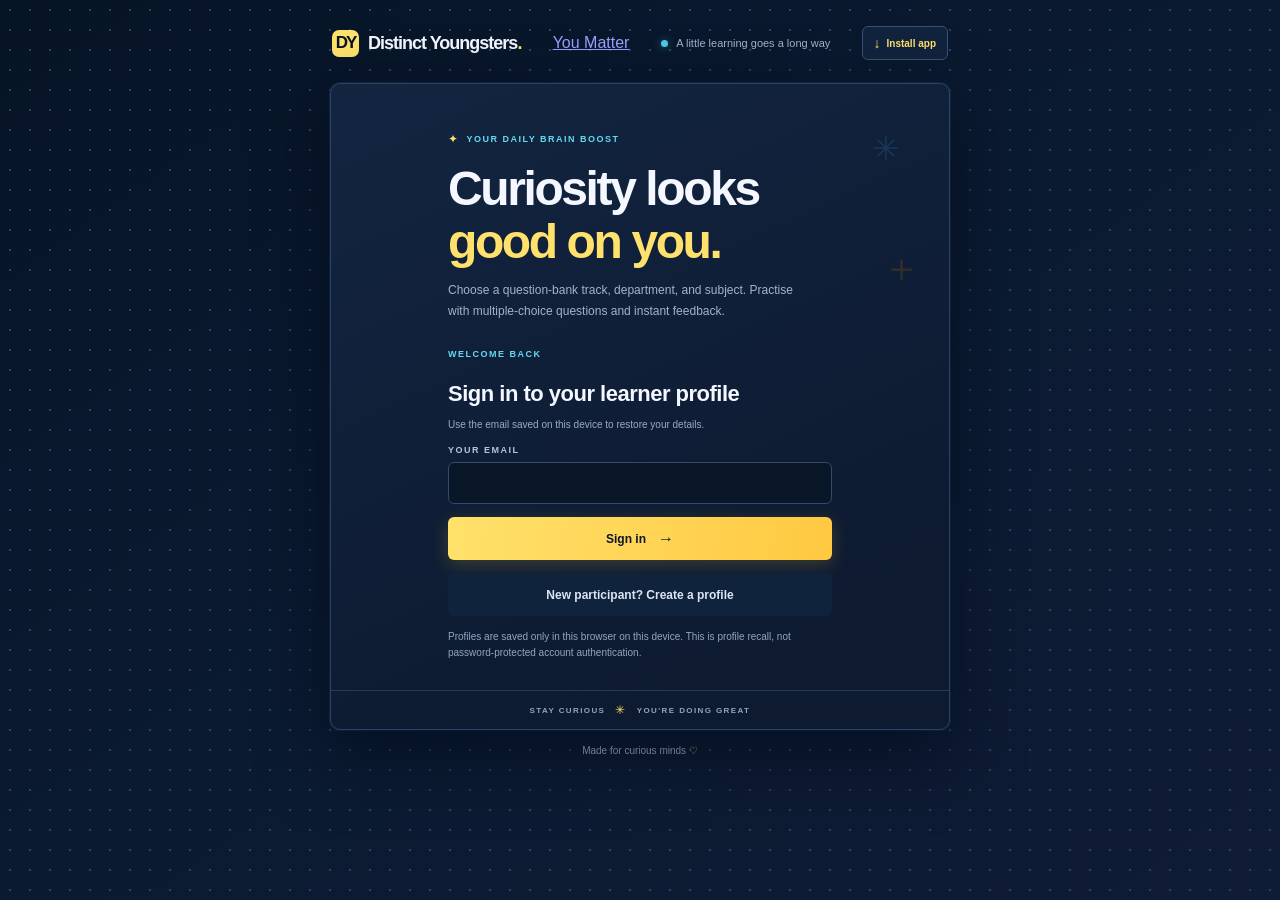
<file: Mathematics and Science Quiz/index.html>
<!doctype html>
<html lang="en">
<head>
  <meta charset="utf-8">
  <meta name="viewport" content="width=device-width, initial-scale=1">
  <meta name="theme-color" content="#071426">
  <meta name="description" content="You Matter, with Distinct Youngsters learning and quizzes on the opening screen.">
  <meta name="apple-mobile-web-app-title" content="You Matter">
  <meta name="mobile-web-app-capable" content="yes">
  <meta name="apple-mobile-web-app-capable" content="yes">
  <meta name="apple-mobile-web-app-status-bar-style" content="default">
  <title>You Matter — Distinct Youngsters</title>
  <link rel="manifest" href="manifest.webmanifest">
  <link rel="icon" href="icons/app-icon.svg" type="image/svg+xml">
  <link rel="apple-touch-icon" href="icons/app-icon.svg">
  <link rel="stylesheet" href="styles.css">
  <script src="exam-extractor/question-bank.generated.js" defer></script>
  <script src="question-bank/imported-subject-bank.js" defer></script>
  <script src="script.js" defer></script>
</head>
<body>
  <main class="app-shell">
    <header class="topbar">
      <a class="brand" href="#home" aria-label="Distinct Youngsters home">
        <span class="brand-mark" aria-hidden="true">DY</span>
        <span>Distinct Youngsters<span class="brand-dot">.</span></span>
      </a>
      <a class="you-matter-link" href="./D2S.html" aria-label="Open You Matter reflection page">You Matter</a>
      <span class="top-note"><span class="status-dot" aria-hidden="true"></span> A little learning goes a long way</span>
      <button class="session-button" id="sign-out-button" type="button" hidden>Sign out</button>
      <button class="install-button" id="install-button" type="button" aria-label="Install You Matter app">
        <span aria-hidden="true">↓</span> Install app
      </button>
    </header>
    <p class="install-status" id="install-status" role="status" aria-live="polite" hidden></p>

    <section class="quiz-card" aria-labelledby="page-title">
      <div class="decor decor-one" aria-hidden="true">✳</div>
      <div class="decor decor-two" aria-hidden="true">＋</div>
      <div class="card-content">
        <div class="eyebrow"><span class="eyebrow-icon" aria-hidden="true">✦</span> YOUR DAILY BRAIN BOOST</div>
        <h1 id="page-title">Curiosity looks<br><span>good on you.</span></h1>
        <p class="intro">Choose a question-bank track, department, and subject. Practise with multiple-choice questions and instant feedback.</p>

        <section class="sign-in-panel" id="sign-in-panel" aria-labelledby="sign-in-title">
          <p class="eyebrow">WELCOME BACK</p>
          <h2 id="sign-in-title">Sign in to your learner profile</h2>
          <p class="difficulty-note">Use the email saved on this device to restore your details.</p>
          <form id="sign-in-form">
            <div class="form-field">
              <label class="field-label" for="sign-in-email">YOUR EMAIL</label>
              <input class="text-input" id="sign-in-email" name="email" type="email" autocomplete="email" maxlength="120" required>
            </div>
            <button class="button button-primary" type="submit">Sign in <span aria-hidden="true">→</span></button>
          </form>
          <p class="access-form-status" id="sign-in-status" role="status" aria-live="polite" hidden></p>
          <button class="button profile-switch-button" id="create-profile-button" type="button">New participant? Create a profile</button>
          <p class="profile-storage-note">Profiles are saved only in this browser on this device. This is profile recall, not password-protected account authentication.</p>
        </section>

        <form class="setup-panel" id="setup-panel" hidden>
          <button class="button profile-switch-button" id="switch-profile-button" type="button">Sign out / change learner</button>
          <p class="difficulty-note" id="trial-status" role="status" aria-live="polite"></p>
          <div class="form-field">
            <label class="field-label" for="candidate-name">YOUR NAME</label>
            <input class="text-input" id="candidate-name" name="candidateName" type="text" autocomplete="name" maxlength="60" required>
          </div>
          <div class="form-row">
            <div class="form-field">
              <label class="field-label" for="candidate-age">YOUR AGE</label>
              <input class="text-input" id="candidate-age" name="candidateAge" type="number" inputmode="numeric" min="5" max="100" required>
            </div>
            <div class="form-field">
              <label class="field-label" for="candidate-class">YOUR CLASS</label>
              <input class="text-input" id="candidate-class" name="candidateClass" type="text" autocomplete="off" maxlength="40" placeholder="e.g. Grade 6 or JSS 1" required>
            </div>
          </div>
            <div class="form-field">
              <label class="field-label" for="exam-standard-select">QUESTION DIFFICULTY / CLASS LEVEL</label>
              <div class="select-wrap">
                <span class="select-icon" aria-hidden="true">◇</span>
                <select id="exam-standard-select" name="examStandard" required>
                  <option value="" selected disabled>Select a class level</option>
                  <option value="year6">Year 6</option>
                  <option value="year7">Year 7</option>
                  <option value="year8">Year 8</option>
                  <option value="year9">Year 9</option>
                  <option value="jss1">JSS 1</option>
                  <option value="jss2">JSS 2</option>
                  <option value="jss3">JSS 3</option>
                  <option value="ss1">SS 1</option>
                  <option value="ss2">SS 2</option>
                  <option value="ss3">SS 3</option>
                  <option value="year10">Year 10</option>
                  <option value="year11">Year 11</option>
                  <option value="year12">Year 12</option>
                </select>
                <span class="select-chevron" aria-hidden="true">⌄</span>
              </div>
              <p class="difficulty-note">Questions will be grouped by the participant’s class level: JSS, SS, or Year.</p>
            </div>
          <div class="form-field">
            <label class="field-label" for="candidate-email">YOUR EMAIL</label>
            <input class="text-input" id="candidate-email" name="candidateEmail" type="email" autocomplete="email" maxlength="120" placeholder="you@example.com" required>
          </div>
          <label class="participant-consent">
            <input id="participant-email-consent" name="participantEmailConsent" type="checkbox" required>
            <span>I agree to send the participant’s name and email via FormSubmit to <strong>adesanya.adegbemi@gmail.com</strong> for quiz administration. If the participant is under 18, a parent or guardian has approved.</span>
          </label>
          <p class="difficulty-note" id="difficulty-note" aria-live="polite">Select JSS, SS, or Year class-level difficulty.</p>
          <div class="form-field">
            <label class="field-label" for="department-select">CHOOSE YOUR DEPARTMENT</label>
            <div class="select-wrap">
              <span class="select-icon" aria-hidden="true">◈</span>
              <select id="department-select" name="department" required>
                <option value="" selected disabled>Select a department</option>
                <option value="science">Science</option>
                <option value="commercial">Commercial</option>
                <option value="arts">Arts</option>
              </select>
              <span class="select-chevron" aria-hidden="true">⌄</span>
            </div>
          </div>
          <div class="form-field">
            <label class="field-label" for="subject-select">SUBJECT YOU'D LIKE TO BE TESTED ON</label>
            <div class="select-wrap">
              <span class="select-icon" aria-hidden="true">◉</span>
              <select id="subject-select" name="subject" required disabled>
                <option value="" selected disabled>Select a department first</option>
              </select>
              <span class="select-chevron" aria-hidden="true">⌄</span>
            </div>
          </div>
          <div class="form-field">
            <label class="field-label" for="question-count-select">NUMBER OF QUESTIONS</label>
            <div class="select-wrap">
              <span class="select-icon" aria-hidden="true">#</span>
              <select id="question-count-select" name="questionCount" required disabled>
                <option value="" selected disabled>Select a subject first</option>
              </select>
              <span class="select-chevron" aria-hidden="true">⌄</span>
            </div>
            <p class="difficulty-note" id="question-bank-note" hidden></p>
          </div>
          <div class="form-field">
            <label class="field-label" for="time-limit-display">TIME ALLOWED</label>
            <div class="select-wrap">
              <span class="select-icon" aria-hidden="true">◷</span>
              <output class="text-input time-limit-display" id="time-limit-display" for="question-count-select" aria-live="polite">Choose a question count</output>
            </div>
            <p class="difficulty-note">Time is calculated automatically at 45 seconds (three-quarter minute) per question attempted.</p>
          </div>
          <button class="button button-primary" id="start-button" type="submit">Let's play <span aria-hidden="true">→</span></button>
          <p class="setup-caption"><span id="setup-question-summary">Choose a subject</span> <span aria-hidden="true">·</span> <span id="setup-time-summary">Time set by question count</span> <span aria-hidden="true">·</span> Just for fun</p>
        </form>

        <form id="participant-registration-form" action="https://formsubmit.co/ajax/adesanya.adegbemi@gmail.com" method="POST" hidden>
          <input type="hidden" name="_subject" value="Quiz participant registration">
          <input type="hidden" name="_captcha" value="false">
          <input type="hidden" name="_template" value="table">
          <input type="hidden" name="name">
          <input type="hidden" name="email">
        </form>
        <p class="access-form-status" id="participant-registration-status" role="status" aria-live="polite" hidden></p>
        <a class="button access-email-fallback" id="participant-email-fallback" href="#" hidden>Open email app to forward participant details</a>

        <div class="quiz-panel" id="quiz-panel" hidden>
          <p class="candidate-summary" id="candidate-summary"></p>
          <div class="quiz-meta">
            <span class="question-count" id="question-count">QUESTION 1 OF 20</span>
            <div class="quiz-stats">
              <span class="difficulty-pill" id="quiz-difficulty">STANDARD</span>
              <span class="timer-pill" id="quiz-timer" role="timer" aria-label="Time remaining" aria-live="off">00:00</span>
              <span class="score-pill"><span aria-hidden="true">✦</span> <span id="score-display">0</span> pts</span>
            </div>
          </div>
          <div class="progress-track" role="progressbar" aria-label="Quiz progress" aria-valuemin="0" aria-valuemax="20" aria-valuenow="0" id="progress-track">
            <span class="progress-fill" id="progress-fill"></span>
          </div>
          <p class="question-category" id="question-category">MATHEMATICS</p>
          <p class="question-source" id="question-source" hidden></p>
          <h2 class="question-text" id="question-text" tabindex="-1"></h2>
          <div class="answers" id="answers" role="group" aria-label="Answer choices"></div>
          <p class="feedback" id="feedback" role="status" aria-live="polite"></p>
          <div class="quiz-navigation">
            <button class="button button-secondary" id="previous-button" type="button" disabled>← Previous question</button>
            <button class="button button-primary next-button" id="next-button" type="button" disabled>Check answer <span aria-hidden="true">→</span></button>
          </div>
        </div>

        <div class="result-panel" id="result-panel" hidden aria-live="polite">
          <div class="result-badge" id="result-badge" aria-hidden="true">✦</div>
          <p class="question-category">YOUR RESULTS</p>
          <p class="result-candidate" id="result-candidate"></p>
          <h2 class="result-title" id="result-title">Nicely done!</h2>
          <p class="result-percentage" id="result-percentage"></p>
          <p class="result-score" id="result-score"></p>
          <p class="result-message" id="result-message"></p>
          <button class="button button-primary" id="restart-button" type="button">Play again <span aria-hidden="true">↻</span></button>
        </div>
      </div>
      <footer class="card-footer"><span>STAY CURIOUS</span><span class="footer-spark" aria-hidden="true">✳</span><span>YOU'RE DOING GREAT</span></footer>
    </section>
    <div class="access-modal" id="access-modal" hidden>
      <div class="access-modal-dialog" role="dialog" aria-modal="true" aria-labelledby="access-modal-title">
        <button class="close-access" id="close-access" type="button" aria-label="Close access message">×</button>
        <p class="eyebrow access-eyebrow"><span class="eyebrow-icon" aria-hidden="true">✦</span> FULL ACCESS</p>
        <h2 id="access-modal-title">Your free round is complete.</h2>
        <p class="access-copy">After the free week, selected rounds are capped at a maximum of 10 questions. To request full-length rounds, complete this form and send payment proof to <a href="mailto:adesanya.adegbemi@gmail.com">adesanya.adegbemi@gmail.com</a>. Requests are reviewed manually.</p>
        <form class="access-request-form form-card" id="access-request-form" action="https://formsubmit.co/ajax/adesanya.adegbemi@gmail.com" method="POST">
          <input type="hidden" name="_subject" value="Quiz full-access subscription request">
          <input type="hidden" name="_replyto" value="">
          <input type="hidden" name="_captcha" value="false">
          <input type="hidden" name="_template" value="table">
          <input type="hidden" name="quiz_subject" id="access-quiz-subject">
          <input type="hidden" name="quiz_department" id="access-quiz-department">
          <input type="hidden" name="payment_account" value="Access Bank account 0065408200">
          <div class="form-field">
            <label class="field-label" for="access-name">YOUR NAME</label>
            <input class="text-input" id="access-name" name="name" type="text" autocomplete="name" maxlength="100" required>
          </div>
          <div class="form-field">
            <label class="field-label" for="access-email">YOUR EMAIL</label>
            <input class="text-input" id="access-email" name="email" type="email" autocomplete="email" maxlength="120" required>
          </div>
          <div class="form-field">
            <label class="field-label" for="access-country">COUNTRY</label>
            <input class="text-input" id="access-country" name="country" type="text" autocomplete="country-name" maxlength="80" required>
          </div>
          <fieldset class="access-choice-group">
            <legend>ACCOUNT TYPE</legend>
            <label><input type="radio" name="account_type" value="Individual" required> Individual</label>
            <label><input type="radio" name="account_type" value="School"> School</label>
            <label><input type="radio" name="account_type" value="Organization"> Organization</label>
          </fieldset>
          <div class="form-field" id="organization-name-field" hidden>
            <label class="field-label" for="organization-name">SCHOOL / ORGANIZATION NAME</label>
            <input class="text-input" id="organization-name" name="organization_name" type="text" maxlength="120">
          </div>
          <fieldset class="access-choice-group">
            <legend>SUBSCRIPTION PLAN</legend>
            <label><input type="radio" name="plan" value="Weekly — $1" required> Weekly — $1</label>
            <label><input type="radio" name="plan" value="Monthly — $5"> Monthly — $5</label>
          </fieldset>
          <p class="payment-instructions"><strong>Payment details:</strong> Access Bank · Account number: <strong>0065408200</strong>. Choose your plan above, then send proof of payment to <a href="mailto:adesanya.adegbemi@gmail.com">adesanya.adegbemi@gmail.com</a>.</p>
          <button class="button button-primary modal-button" id="submit-access-request" type="submit">Submit details &amp; request access <span aria-hidden="true">→</span></button>
          <a class="button access-email-fallback" id="access-email-fallback" href="#" hidden>Open email app to send request</a>
          <p class="access-form-status" id="access-form-status" role="status" aria-live="polite" hidden></p>
        </form>
      </div>
    </div>
    <p class="page-footer">Made for curious minds <span aria-hidden="true">♡</span></p>
  </main>
</body>
</html>
</file>
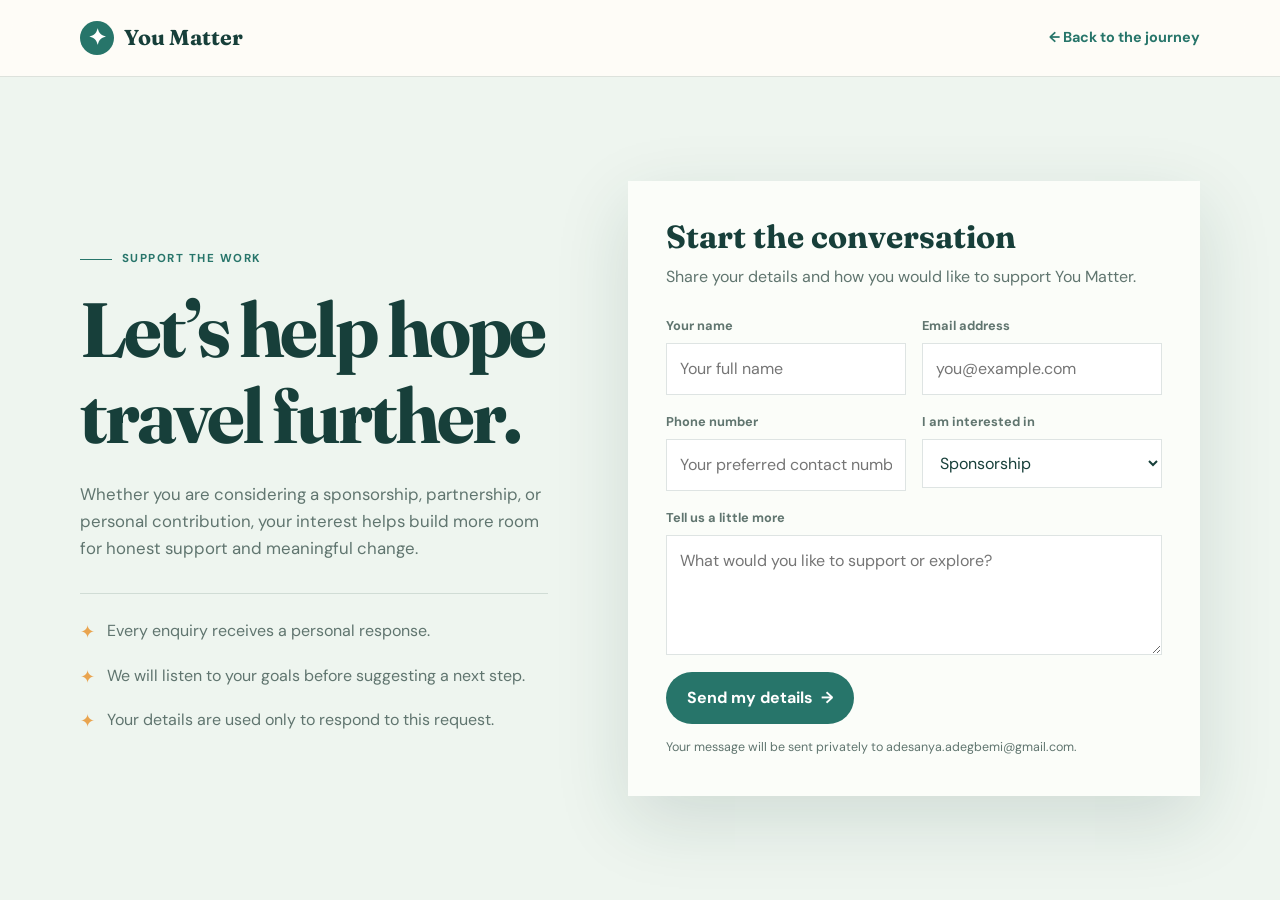
<file: support.html>
<!DOCTYPE html>
<html lang="en">
<head>
    <meta charset="UTF-8">
    <meta name="viewport" content="width=device-width, initial-scale=1.0">
    <meta name="description" content="Support You Matter through sponsorship, partnership, or a personal contribution.">
    <title>Support You Matter | Become a sponsor</title>
    <link rel="preconnect" href="https://fonts.googleapis.com">
    <link rel="preconnect" href="https://fonts.gstatic.com" crossorigin>
    <link href="https://fonts.googleapis.com/css2?family=DM+Sans:wght@400;500;600;700&family=Fraunces:opsz,wght@9..144,500;9..144,600;9..144,700&display=swap" rel="stylesheet">
    <style>
        :root {
            --ink: #173f3a;
            --muted: #60756f;
            --moss: #27756a;
            --cream: #eef5ef;
            --paper: #fbfdf9;
            --sun: #e9a44f;
            --line: rgba(23, 63, 58, .14);
            --shadow: 0 24px 70px rgba(23, 63, 58, .14);
        }
        * { box-sizing: border-box; }
        body { min-height: 100vh; margin: 0; color: var(--ink); background: var(--cream); font-family: 'DM Sans', sans-serif; line-height: 1.6; }
        a { color: inherit; text-decoration: none; }
        button, input, select, textarea { font: inherit; }
        button { cursor: pointer; }
        .container { width: min(1120px, calc(100% - 40px)); margin: 0 auto; }
        .site-header { border-bottom: 1px solid var(--line); background: rgba(255,253,248,.9); backdrop-filter: blur(16px); }
        .nav { min-height: 76px; display: flex; align-items: center; justify-content: space-between; gap: 20px; }
        .brand { display: flex; align-items: center; gap: 10px; font-family: 'Fraunces', serif; font-size: 1.35rem; font-weight: 700; }
        .brand-mark { display: grid; place-items: center; width: 34px; height: 34px; color: #fff; border-radius: 50%; background: var(--moss); }
        .back-link { color: var(--moss); font-size: .9rem; font-weight: 700; }
        .back-link:hover { color: var(--ink); }
        .page { display: grid; grid-template-columns: .9fr 1.1fr; gap: 80px; align-items: center; min-height: calc(100vh - 77px); padding: 80px 0; }
        .intro { padding: 45px 0; }
        .eyebrow { display: inline-flex; align-items: center; gap: 10px; color: var(--moss); letter-spacing: .13em; text-transform: uppercase; font-size: .72rem; font-weight: 700; }
        .eyebrow::before { content: ''; width: 32px; height: 1px; background: currentColor; }
        h1, h2, h3 { margin: 0; font-family: 'Fraunces', serif; line-height: 1.12; }
        h1 { max-width: 520px; margin: 18px 0 22px; font-size: clamp(3rem, 6vw, 5.5rem); letter-spacing: -.04em; }
        .intro > p { max-width: 520px; color: var(--muted); font-size: 1.05rem; }
        .promise { display: grid; gap: 16px; margin: 32px 0 0; padding: 24px 0 0; border-top: 1px solid var(--line); list-style: none; }
        .promise li { display: flex; gap: 12px; align-items: flex-start; color: var(--muted); }
        .promise li::before { content: '✦'; color: var(--sun); font-size: 1.1rem; }
        .form-card { padding: 38px; background: var(--paper); box-shadow: var(--shadow); }
        .form-card h2 { margin-bottom: 9px; font-size: 2rem; }
        .form-card > p { margin: 0 0 26px; color: var(--muted); }
        .form-row { display: grid; grid-template-columns: 1fr 1fr; gap: 16px; }
        .field { display: flex; flex-direction: column; gap: 7px; margin-bottom: 17px; }
        .field label { color: var(--muted); font-size: .8rem; font-weight: 700; }
        .field input, .field select, .field textarea { width: 100%; border: 1px solid var(--line); border-radius: 0; padding: 12px 13px; outline: 0; color: var(--ink); background: #fff; }
        .field textarea { min-height: 120px; resize: vertical; }
        .field input:focus, .field select:focus, .field textarea:focus { border-color: var(--moss); box-shadow: 0 0 0 3px rgba(68,102,83,.12); }
        .button { display: inline-flex; align-items: center; justify-content: center; gap: 8px; border: 0; border-radius: 100px; padding: 13px 21px; color: #fff; background: var(--moss); font-weight: 700; transition: transform .2s, background .2s; }
        .button:hover { transform: translateY(-2px); background: #2f4d3b; }
        .form-note { margin: 14px 0 0; color: var(--muted); font-size: .78rem; }
        .status { display: none; margin-top: 18px; padding: 14px; font-size: .9rem; }
        .status.show { display: block; }
        .status.success { color: #315e3a; background: #e1f0dc; }
        .status.error { color: #8a3d2e; background: #f8e2da; }
        @media (max-width: 760px) {
            .container { width: min(100% - 28px, 560px); }
            .nav { min-height: 66px; }
            .page { grid-template-columns: 1fr; gap: 25px; padding: 52px 0 70px; }
            .intro { padding: 0; }
            .form-card { padding: 26px 20px; }
            .form-row { grid-template-columns: 1fr; gap: 0; }
        }
    </style>
</head>
<body>
    <header class="site-header">
        <nav class="nav container" aria-label="Support page navigation">
            <a class="brand" href="D2S.html"><span class="brand-mark">✦</span> You Matter</a>
            <a class="back-link" href="D2S.html">← Back to the journey</a>
        </nav>
    </header>

    <main class="page container">
        <section class="intro">
            <span class="eyebrow">Support the work</span>
            <h1>Let’s help hope travel further.</h1>
            <p>Whether you are considering a sponsorship, partnership, or personal contribution, your interest helps build more room for honest support and meaningful change.</p>
            <ul class="promise">
                <li>Every enquiry receives a personal response.</li>
                <li>We will listen to your goals before suggesting a next step.</li>
                <li>Your details are used only to respond to this request.</li>
            </ul>
        </section>

        <section class="form-card" aria-labelledby="form-title">
            <h2 id="form-title">Start the conversation</h2>
            <p>Share your details and how you would like to support You Matter.</p>
            <form id="support-form" action="https://formsubmit.co/ajax/adesanya.adegbemi@gmail.com" method="POST">
                <input type="hidden" name="_subject" value="New You Matter support or sponsorship enquiry">
                <input type="hidden" name="_captcha" value="false">
                <input type="hidden" name="_template" value="table">
                <div class="form-row">
                    <div class="field"><label for="name">Your name</label><input id="name" name="name" type="text" placeholder="Your full name" required></div>
                    <div class="field"><label for="email">Email address</label><input id="email" name="email" type="email" placeholder="you@example.com" required></div>
                </div>
                <div class="form-row">
                    <div class="field"><label for="phone">Phone number</label><input id="phone" name="phone" type="tel" placeholder="Your preferred contact number"></div>
                    <div class="field"><label for="support-type">I am interested in</label><select id="support-type" name="support_type"><option>Sponsorship</option><option>Partnership</option><option>Personal contribution</option><option>Other support</option></select></div>
                </div>
                <div class="field"><label for="message">Tell us a little more</label><textarea id="message" name="message" placeholder="What would you like to support or explore?"></textarea></div>
                <button class="button" type="submit">Send my details <span aria-hidden="true">→</span></button>
                <p class="form-note">Your message will be sent privately to adesanya.adegbemi@gmail.com.</p>
                <div class="status success" id="success-message" role="status">Thank you for reaching out. Your details have been sent, and we will be in touch soon.</div>
                <div class="status error" id="error-message" role="alert">We could not send your details right now. Please try again or email adesanya.adegbemi@gmail.com directly.</div>
            </form>
        </section>
    </main>

    <script>
        document.querySelector('#support-form').addEventListener('submit', async event => {
            event.preventDefault();
            const form = event.target;
            const submitButton = form.querySelector('button[type="submit"]');
            const successMessage = document.querySelector('#success-message');
            const errorMessage = document.querySelector('#error-message');
            submitButton.disabled = true;
            submitButton.innerHTML = 'Sending details <span aria-hidden="true">…</span>';
            successMessage.classList.remove('show');
            errorMessage.classList.remove('show');
            try {
                const response = await fetch(form.action, {
                    method: 'POST',
                    body: new FormData(form),
                    headers: { Accept: 'application/json' }
                });
                if (!response.ok) throw new Error('Email service unavailable');
                form.reset();
                successMessage.classList.add('show');
            } catch (error) {
                errorMessage.classList.add('show');
            } finally {
                submitButton.disabled = false;
                submitButton.innerHTML = 'Send my details <span aria-hidden="true">→</span>';
            }
        });
    </script>
</body>
</html>
</file>
<file: Mathematics and Science Quiz/styles.css>
:root {
  color-scheme: light;
  --ink: #25382f;
  --muted: #77847b;
  --green: #a8c99a;
  --green-dark: #526c4e;
  --paper: #fffefa;
  --canvas: #f5f7f1;
  --line: #e8ede4;
  --coral: #df9077;
  font-family: 'DM Sans', sans-serif;
  font-synthesis: none;
  text-rendering: optimizeLegibility;
  -webkit-font-smoothing: antialiased;
}

* { box-sizing: border-box; }
body {
  min-width: 320px;
  min-height: 100vh;
  margin: 0;
  color: var(--ink);
  background: var(--canvas);
  background-image: radial-gradient(#dfe7d9 0.7px, transparent 0.7px);
  background-size: 18px 18px;
}
button, input, select { font: inherit; }
button:focus-visible, input:focus-visible, select:focus-visible, a:focus-visible { outline: 3px solid #799a71; outline-offset: 4px; }
.app-shell { width: min(100% - 40px, 620px); margin: 0 auto; padding: 26px 0 22px; }
.topbar { display: flex; justify-content: space-between; align-items: center; gap: 12px; margin: 0 2px 23px; }
.brand { display: flex; align-items: center; gap: 9px; color: var(--ink); text-decoration: none; font: 800 18px 'Manrope', sans-serif; letter-spacing: -1px; }
.brand-mark { display: grid; place-items: center; width: 27px; height: 27px; border-radius: 9px; color: #fff; background: var(--green-dark); font: 800 17px 'Manrope', sans-serif; letter-spacing: -2px; }
.brand-dot { color: #d38d6d; }
.top-note { color: #7d897f; font-size: 11px; }
.status-dot { display: inline-block; width: 7px; height: 7px; margin-right: 6px; border-radius: 50%; background: #91b57f; }
.install-button { display: inline-flex; flex: 0 0 auto; align-items: center; justify-content: center; gap: 6px; min-height: 34px; padding: 0 11px; border: 1px solid #dce6d7; border-radius: 7px; color: var(--green-dark); background: #fffefa; font-size: 10px; font-weight: 700; cursor: pointer; }
.install-button:hover { background: #f0f5eb; }
.install-button span { font-size: 14px; }
.session-button { flex: 0 0 auto; min-height: 34px; padding: 0 10px; border: 1px solid #3b5274; border-radius: 6px; color: #ffe16b; background: #11233d; font-size: 10px; font-weight: 700; cursor: pointer; }
.session-button:hover { border-color: #4bc8e8; background: #1b3151; }
.install-status { margin: -10px 2px 15px; padding: 9px 12px; border: 1px solid #e3eadf; border-radius: 7px; color: #60765a; background: #f7faf4; font-size: 11px; line-height: 1.5; }
.quiz-card { position: relative; overflow: hidden; border: 1px solid #edf0e9; border-radius: 15px; background: var(--paper); box-shadow: 0 12px 38px #34452c0b; }
.card-content { position: relative; z-index: 1; max-width: 402px; margin: 0 auto; padding: 45px 24px 29px; }
.eyebrow, .field-label, .question-count, .question-category { font-size: 9px; font-weight: 700; letter-spacing: 1.5px; }
.eyebrow { display: inline-flex; align-items: center; gap: 7px; color: var(--green-dark); }
.eyebrow-icon { color: #cb8a6e; font-size: 12px; }
h1, h2, p { margin-top: 0; }
h1 { margin: 15px 0 11px; font: 800 clamp(36px, 8vw, 48px)/1.11 'Manrope', sans-serif; letter-spacing: -2.4px; }
h1 span { color: #83a879; }
.intro { max-width: 360px; margin-bottom: 26px; color: var(--muted); font-size: 12px; line-height: 1.8; }
.field-label { display: block; margin-bottom: 7px; color: #839087; }
.setup-panel { display: grid; gap: 13px; }
.sign-in-panel { display: grid; gap: 13px; }
.sign-in-panel h2 { margin: 0; font: 800 22px/1.2 'Manrope', sans-serif; letter-spacing: -.5px; }
.sign-in-panel form { display: grid; gap: 13px; }
.profile-switch-button { width: 100%; min-height: 38px; border: 1px solid #344a6c; color: #dce5f4; background: #10233d; }
.profile-switch-button:hover:not(:disabled) { border-color: #4bc8e8; background: #17304e; }
.profile-storage-note { margin: 0; color: #93a6c0; font-size: 10px; line-height: 1.6; }
.sign-in-panel .access-form-status { margin: 0; }
.participant-consent { display: flex; align-items: flex-start; gap: 9px; color: #b7c4d9; font-size: 10px; line-height: 1.55; }
.participant-consent input { flex: 0 0 auto; width: 16px; height: 16px; margin: 1px 0 0; accent-color: #ffe16b; }
.participant-consent strong { color: #ffe16b; overflow-wrap: anywhere; }
.form-field { min-width: 0; }
.form-row { display: grid; grid-template-columns: 1fr 1fr; gap: 12px; }
.text-input { display: block; width: 100%; height: 42px; padding: 0 12px; border: 1px solid var(--line); border-radius: 7px; color: #48564d; background: #fff; font-size: 12px; }
.difficulty-note { margin: -3px 0 0; color: #82917f; font-size: 10px; line-height: 1.5; }
.text-input:focus, .select-wrap select:focus { border-color: #9bb890; outline: none; box-shadow: 0 0 0 3px #a8c99a33; }
.select-wrap { position: relative; }
.select-wrap select { width: 100%; height: 43px; padding: 0 40px 0 39px; appearance: none; border: 1px solid var(--line); border-radius: 7px; color: #48564d; background: #fff; font-size: 12px; cursor: pointer; }
.time-limit-display { height: 43px; padding-left: 39px; line-height: 41px; }
.select-icon, .select-chevron { position: absolute; top: 50%; z-index: 1; transform: translateY(-50%); pointer-events: none; }
.select-icon { left: 14px; color: #819c76; font-size: 15px; }
.select-chevron { right: 14px; color: #87938a; font-size: 18px; }
.button { display: flex; align-items: center; justify-content: center; gap: 12px; min-height: 43px; padding: 0 18px; border: 0; border-radius: 6px; cursor: pointer; font-size: 12px; font-weight: 700; transition: transform .15s ease, background .15s ease, opacity .15s ease; }
.button:hover:not(:disabled) { transform: translateY(-1px); }
.button-primary { width: 100%; margin-top: 0; color: #fff; background: var(--green-dark); }
.button-primary:hover:not(:disabled) { background: #425b40; }
.button-primary:disabled { opacity: .48; cursor: not-allowed; }
.button-primary span { font-size: 16px; }
.setup-caption { margin: 12px 0 0; color: #9aa39c; text-align: center; font-size: 10px; }
.setup-caption span { padding: 0 5px; color: #c5cdc4; }
.card-footer { display: flex; justify-content: center; align-items: center; gap: 10px; padding: 12px 16px; border-top: 1px solid #f0f1ec; color: #9ba49c; font-size: 8px; font-weight: 700; letter-spacing: 1.4px; }
.footer-spark { color: #d69a7b; font-size: 12px; }
.decor { position: absolute; z-index: 0; color: #eef3e9; font-family: 'Manrope', sans-serif; pointer-events: none; }
.decor-one { top: 45px; right: 49px; font-size: 33px; }
.decor-two { top: 157px; right: 28px; color: #f5eee6; font-size: 39px; font-weight: 400; }
.page-footer { margin: 15px 0 0; color: #9aa39c; text-align: center; font-size: 10px; }
.page-footer span { color: #d48c75; }
[hidden] { display: none !important; }
.quiz-panel { animation: rise .3s ease both; }
.quiz-meta { display: flex; align-items: center; justify-content: space-between; margin-bottom: 11px; }
.quiz-stats { display: flex; align-items: center; gap: 7px; }
.question-count { color: #849087; }
.difficulty-pill { padding: 5px 8px; border-radius: 20px; color: #80684c; background: #f7f1e8; font-size: 9px; font-weight: 700; letter-spacing: .5px; }
.candidate-summary { margin: 0 0 17px; color: #78877a; font-size: 11px; }
.timer-pill { min-width: 68px; padding: 5px 8px; border-radius: 20px; color: #657c5d; background: #f0f5eb; text-align: center; font-size: 10px; font-weight: 700; font-variant-numeric: tabular-nums; }
.timer-pill.timer-warning { color: #a64f3d; background: #fff0e9; }
.score-pill { padding: 5px 9px; border-radius: 20px; color: #657c5d; background: #f0f5eb; font-size: 10px; font-weight: 700; }
.score-pill span:first-child { color: #c89c5d; }
.progress-track { height: 5px; overflow: hidden; border-radius: 8px; background: #edf1e9; }
.progress-fill { display: block; width: 0; height: 100%; border-radius: inherit; background: #94b585; transition: width .3s ease; }
.question-category { margin: 26px 0 9px; color: #a47d62; }
.question-source { margin: -2px 0 10px; color: #9db1ca; font-size: 10px; line-height: 1.5; overflow-wrap: anywhere; }
.question-source a { color: #ffe16b; text-underline-offset: 2px; }
.question-text { min-height: 52px; margin: 0 0 18px; font: 700 20px/1.4 'Manrope', sans-serif; letter-spacing: -.45px; }
.answers { display: grid; gap: 9px; }
.answer-option { display: flex; align-items: center; width: 100%; min-height: 43px; padding: 9px 12px; border: 1px solid var(--line); border-radius: 7px; color: #4e5c52; background: #fff; text-align: left; font-size: 12px; cursor: pointer; transition: border-color .15s ease, background .15s ease; }
.answer-option:hover:not(:disabled) { border-color: #a8c399; background: #fbfdf9; }
.answer-option[aria-pressed="true"] { border-color: #83a879; background: #f3f7ef; }
.answer-option:disabled { cursor: default; }
.answer-letter { display: grid; flex: 0 0 23px; place-items: center; width: 23px; height: 23px; margin-right: 10px; border-radius: 6px; color: #82917f; background: #f2f4ef; font-size: 10px; font-weight: 700; }
.answer-option[aria-pressed="true"] .answer-letter { color: #fff; background: #78946f; }
.answer-option.correct { border-color: #8bb283; background: #f2f8ef; }
.answer-option.correct .answer-letter { color: #fff; background: #6d9763; }
.answer-option.incorrect { border-color: #e5a491; background: #fff7f4; }
.answer-option.incorrect .answer-letter { color: #fff; background: #cd8069; }
.feedback { min-height: 18px; margin: 10px 0 0; color: #68845e; font-size: 11px; line-height: 1.55; }
.feedback.is-incorrect { color: #b56c58; }
.next-button { margin-top: 5px; }
.result-panel { padding: 8px 0 3px; text-align: center; animation: rise .3s ease both; }
.result-badge { display: grid; place-items: center; width: 49px; height: 49px; margin: 0 auto 16px; border-radius: 15px; color: #607d56; background: #eff5e9; font-size: 23px; }
.result-title { margin: 7px 0; font: 800 27px 'Manrope', sans-serif; letter-spacing: -.8px; }
.result-score { margin: 8px 0; color: #79956d; font: 700 14px 'Manrope', sans-serif; }
.result-percentage { margin: 12px 0 4px; color: #526c4e; font: 800 46px/1 'Manrope', sans-serif; letter-spacing: -2px; }
.result-candidate { margin: 0 0 9px; color: #7d897f; font-size: 11px; }
.result-message { margin: 0 auto 17px; color: var(--muted); font-size: 12px; line-height: 1.7; }
@keyframes rise { from { opacity: 0; transform: translateY(7px); } to { opacity: 1; transform: translateY(0); } }
@media (max-width: 480px) {
  .app-shell { width: min(100% - 24px, 620px); padding-top: 17px; }
  .topbar { margin-bottom: 16px; }
  .topbar { gap: 6px; }
  .top-note { display: none; }
  .brand { gap: 7px; font-size: 14px; letter-spacing: -.7px; }
  .install-button { min-height: 32px; padding: 0 9px; }
  .session-button { min-height: 32px; padding: 0 7px; font-size: 9px; }
  .card-content { padding: 36px 22px 25px; }
  .decor-one { top: 32px; right: 28px; }
  .decor-two { right: 15px; }
  .question-text { font-size: 18px; }
}
@media (prefers-reduced-motion: reduce) { *, *::before, *::after { scroll-behavior: auto !important; animation-duration: .01ms !important; animation-iteration-count: 1 !important; transition-duration: .01ms !important; } }

/* High-contrast midnight, electric blue, and warm yellow app theme. */
:root {
  color-scheme: dark;
  --ink: #f4f7ff;
  --muted: #a5b2ca;
  --green: #ffe16b;
  --green-dark: #f4c928;
  --paper: #101f36;
  --canvas: #071426;
  --line: #2b3e5b;
  --coral: #4bc8e8;
}

body {
  color: var(--ink);
  background-color: var(--canvas);
  background-image: radial-gradient(#294267 0.8px, transparent 0.8px), linear-gradient(145deg, #071426, #0b1b32 56%, #101b35);
  background-size: 20px 20px, cover;
}
button:focus-visible, input:focus-visible, select:focus-visible, a:focus-visible { outline-color: #ffe16b; }
.brand { color: #f4f7ff; }
.brand-mark { color: #081426; background: #ffe16b; border-radius: 7px; }
.brand-dot, .eyebrow-icon, .footer-spark, .page-footer span { color: #ffe16b; }
.top-note, .page-footer { color: #a5b2ca; }
.status-dot { background: #4bc8e8; box-shadow: 0 0 10px #4bc8e877; }
.install-button { border: 1px solid #3b5274; border-radius: 6px; color: #ffe16b; background: #11233d; }
.install-button:hover { background: #1b3151; }
.install-status { border-color: #335272; color: #a7eafa; background: #0c2035; }
.quiz-card { border: 1px solid #2b4264; border-radius: 10px; background: linear-gradient(155deg, #132541, #0d1a30 82%); box-shadow: 0 24px 70px #02081599, 0 0 0 1px #132a46; }
.card-content { max-width: 432px; }
.eyebrow { color: #64d8f1; }
h1 span { color: #ffe16b; }
.intro, .result-message { color: #a5b2ca; }
.field-label { color: #b7c4d9; }
.text-input, .select-wrap select {
  border: 1px solid #344a6c;
  border-radius: 6px;
  color: #f4f7ff;
  background: #0a1729;
}
.text-input::placeholder { color: #7385a2; }
.text-input:focus, .select-wrap select:focus { border-color: #4bc8e8; box-shadow: 0 0 0 3px #4bc8e833; }
.select-wrap select:disabled { color: #72829b; background: #101c30; cursor: not-allowed; }
.select-wrap select option { color: #f4f7ff; background: #0a1729; }
.select-icon, .select-chevron { color: #ffe16b; }
.difficulty-note { color: #9cacbf; }
.button { border-radius: 6px; }
.button-primary { color: #0b1729; background: linear-gradient(100deg, #ffe16b, #ffc941); box-shadow: 0 5px 18px #f5ca3433; }
.button-primary:hover:not(:disabled) { background: linear-gradient(100deg, #ffeb8e, #ffd65e); }
.button-primary:disabled { color: #8290a6; background: #263750; box-shadow: none; opacity: 1; }
.setup-caption { color: #9baac0; }
.setup-caption span { color: #637995; }
.card-footer { border-top-color: #263b59; color: #92a4bd; }
.decor-one { color: #1b3555; }
.decor-two { color: #302d2a; }
.quiz-meta { color: var(--ink); }
.question-count { color: #aec0d9; }
.difficulty-pill { border: 1px solid #42617e; color: #6be0f5; background: #102d46; }
.candidate-summary { color: #b3c1d6; }
.timer-pill, .score-pill { border: 1px solid #304868; color: #ffe16b; background: #172944; }
.timer-pill.timer-warning { border-color: #db8558; color: #ffd4a8; background: #482c29; }
.score-pill span:first-child { color: #ffe16b; }
.progress-track { background: #243653; }
.progress-fill { background: linear-gradient(90deg, #3bc4e7, #ffe16b); }
.question-category { color: #59d1ed; }
.question-text { color: #f4f7ff; }
.answer-option { border-color: #304665; border-radius: 6px; color: #dce5f4; background: #0b192c; }
.answer-option:hover:not(:disabled) { border-color: #4bc8e8; background: #112642; }
.answer-option[aria-pressed="true"] { border-color: #ffe16b; background: #2c2b2a; }
.answer-letter { color: #9db1ca; background: #1e304a; }
.answer-option[aria-pressed="true"] .answer-letter { color: #0b1729; background: #ffe16b; }
.answer-option.correct { border-color: #5dd3a7; background: #102e35; }
.answer-option.correct .answer-letter { color: #061a1a; background: #5dd3a7; }
.answer-option.incorrect { border-color: #e98775; background: #3d252c; }
.answer-option.incorrect .answer-letter { color: #231019; background: #e98775; }
.feedback { color: #72e0b1; }
.feedback.is-incorrect { color: #ffad9c; }
.result-badge { border: 1px solid #55512f; border-radius: 12px; color: #ffe16b; background: #2b2a25; }
.result-title { color: #f4f7ff; }
.result-percentage { color: #ffe16b; }
.result-score { color: #6bd8f0; }
.result-candidate { color: #a5b2ca; }
@media (max-width: 480px) {
  .quiz-stats { gap: 4px; }
  .difficulty-pill { padding-right: 6px; padding-left: 6px; font-size: 8px; }
  .timer-pill { min-width: 61px; }
  .score-pill { padding-right: 6px; padding-left: 6px; }
}

.result-message { margin: 0 auto 17px; color: var(--muted); font-size: 12px; line-height: 1.7; }
.access-modal {
  position: fixed;
  inset: 0;
  z-index: 10;
  display: grid;
  place-items: center;
  padding: 20px;
  background: rgba(4, 10, 17, 0.72);
}
.access-modal-dialog {
  position: relative;
  width: min(100%, 520px);
  padding: 24px 20px 20px;
  border: 1px solid #2b4264;
  border-radius: 16px;
  background: linear-gradient(155deg, #132541, #0d1a30 82%);
  box-shadow: 0 24px 70px rgba(2, 8, 21, 0.7);
}
.close-access {
  position: absolute;
  top: 12px;
  right: 12px;
  width: 32px;
  height: 32px;
  border: 0;
  border-radius: 999px;
  color: #eaf4ff;
  background: rgba(255, 255, 255, 0.06);
  font-size: 24px;
  cursor: pointer;
}
.access-eyebrow { margin-bottom: 10px; }
.access-modal-dialog h2 {
  margin: 0 0 10px;
  color: #f4f7ff;
  font: 800 26px/1.2 'Manrope', sans-serif;
  letter-spacing: -0.7px;
}
.access-copy { margin: 0 0 18px; color: #a5b2ca; line-height: 1.6; }
.plan-options { display: grid; gap: 10px; margin-bottom: 16px; }
.plan-option {
  display: flex;
  align-items: center;
  justify-content: space-between;
  gap: 16px;
  width: 100%;
  min-height: 52px;
  padding: 0 16px;
  border: 1px solid #304665;
  border-radius: 10px;
  color: #dce5f4;
  background: #0b192c;
  font: inherit;
  cursor: pointer;
}
.plan-option:hover { border-color: #4bc8e8; }
.plan-name { font-weight: 700; }
.plan-price { color: #ffe16b; font-weight: 800; }
.modal-button { margin-top: 6px; }
.access-request-form .modal-button { position: sticky; bottom: 0; z-index: 1; min-height: 46px; border: 2px solid #101f36; box-shadow: 0 -8px 18px #0b192caa; }
.access-email-fallback { width: 100%; margin-top: 6px; border: 1px solid #4bc8e8; color: #f4f7ff; background: #102d46; text-decoration: none; }
.access-email-fallback:hover { background: #1b4562; }
.access-copy a, .payment-instructions a { color: #ffe16b; font-weight: 700; text-decoration: underline; text-underline-offset: 2px; }
.access-request-form { display: grid; gap: 12px; max-height: min(65vh, 570px); overflow-y: auto; padding-right: 3px; }
.access-request-form.form-card { padding: 18px; border: 1px solid #304665; background: #0a1729; box-shadow: none; }
.access-request-form .text-input { height: 39px; }
.access-choice-group { display: grid; gap: 9px; margin: 0; padding: 11px 12px; border: 1px solid #304665; border-radius: 8px; color: #dce5f4; }
.access-choice-group legend { padding: 0 5px; color: #b7c4d9; font-size: 9px; font-weight: 700; letter-spacing: 1px; }
.access-choice-group label { display: flex; align-items: center; gap: 8px; font-size: 11px; }
.access-choice-group input { accent-color: #ffe16b; }
.payment-instructions { margin: 0; padding: 11px; border-left: 3px solid #ffe16b; color: #c3cee0; background: #172944; font-size: 11px; line-height: 1.6; }
.access-form-status { margin: 0; padding: 11px; border: 1px solid #42617e; border-radius: 7px; color: #a7eafa; background: #102d46; font-size: 11px; line-height: 1.6; }
.quiz-navigation { display: grid; grid-template-columns: 1fr 1fr; gap: 10px; margin-top: 5px; }
.button-secondary { border: 1px solid #d4ddd1; color: #60705f; background: #f8faf6; }
.button-secondary:hover:not(:disabled) { border-color: #a8c399; background: #eef3e9; }
.button-secondary:disabled { cursor: not-allowed; opacity: .45; }
@media (max-width: 480px) {
  .access-modal { padding: 12px; }
  .access-modal-dialog { max-height: 94vh; overflow-y: auto; }
  .quiz-navigation { grid-template-columns: 1fr; }
}
</file>
